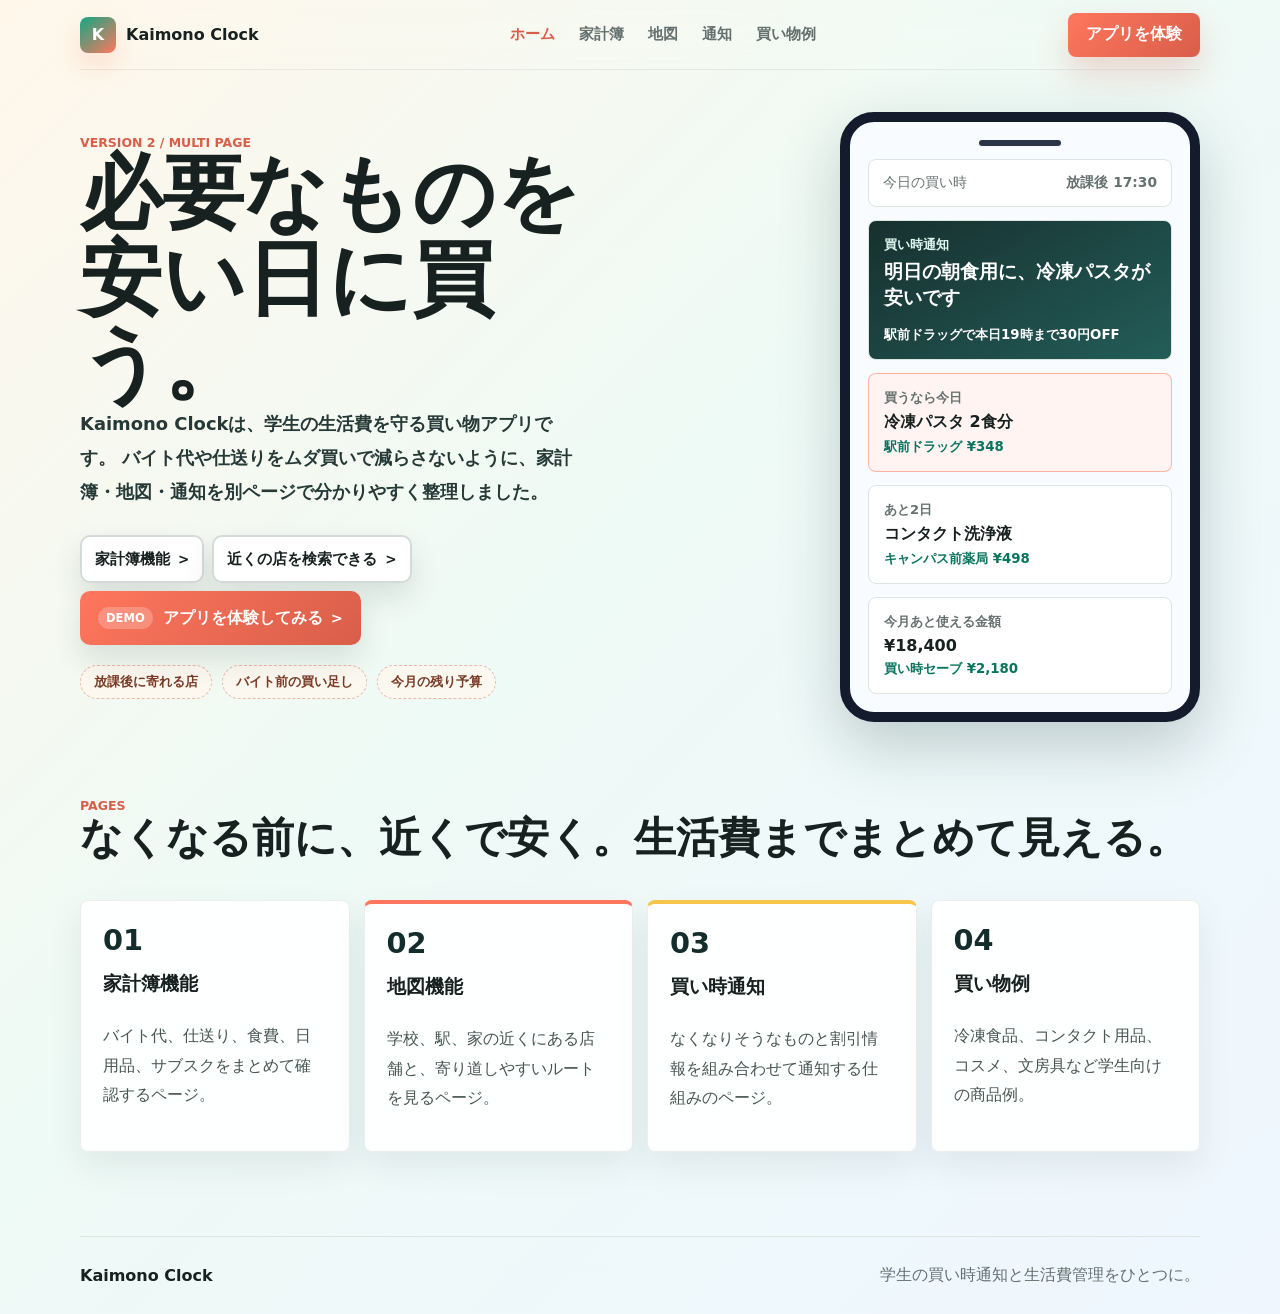
<file: index.html>
<!doctype html>
<html lang="ja">
  <head>
    <meta charset="utf-8" />
    <meta name="viewport" content="width=device-width, initial-scale=1" />
    <title>Kaimono Clock | Version 2</title>
    <meta http-equiv="refresh" content="0; url=./index_ver2.html" />
    <link rel="canonical" href="./index_ver2.html" />
  </head>
  <body>
    <p><a href="./index_ver2.html">Kaimono Clock Version 2を開く</a></p>
  </body>
</html>
</file>
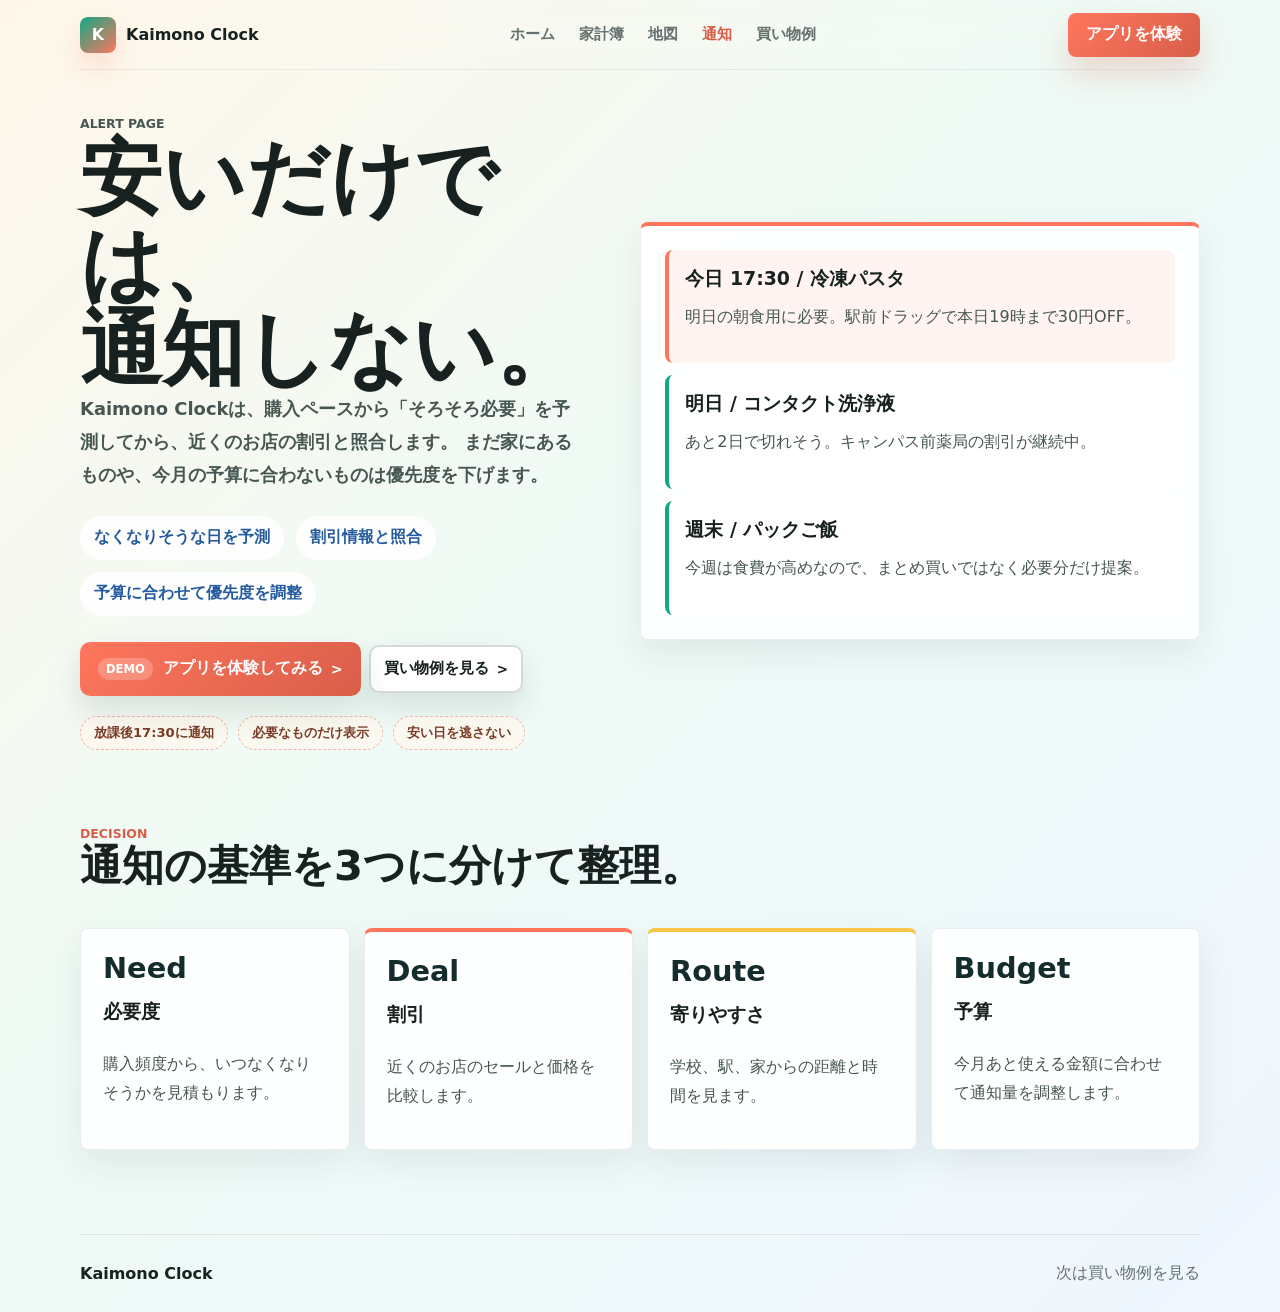
<file: alerts.html>
<!doctype html>
<html lang="ja">
  <head>
    <meta charset="utf-8" />
    <meta name="viewport" content="width=device-width, initial-scale=1" />
    <title>買い時通知 | Kaimono Clock</title>
    <meta name="description" content="購入頻度と割引情報を照合し、必要なものだけを安く買えるタイミングで通知する機能。" />
    <link rel="stylesheet" href="./styles_ver2.css" />
  </head>
  <body>
    <header class="site-header">
      <a class="brand" href="./index_ver2.html" aria-label="Kaimono Clock トップへ">
        <span class="brand-mark">K</span>
        <span>Kaimono Clock</span>
      </a>
      <nav class="nav-links" aria-label="主要ナビゲーション">
        <a href="./index_ver2.html">ホーム</a>
        <a href="./budget.html">家計簿</a>
        <a href="./map.html">地図</a>
        <a aria-current="page" href="./alerts.html">通知</a>
        <a href="./items.html">買い物例</a>
      </nav>
      <a class="header-cta app-cta" href="./app.html">アプリを体験</a>
    </header>

    <main class="page-shell">
      <section class="split-section">
        <div>
          <p class="eyebrow">Alert page</p>
          <h1>
            <span>安いだけでは、</span>
            <span>通知しない。</span>
          </h1>
          <p class="lead">
            Kaimono Clockは、購入ペースから「そろそろ必要」を予測してから、近くのお店の割引と照合します。
            まだ家にあるものや、今月の予算に合わないものは優先度を下げます。
          </p>
          <ul class="feature-list" aria-label="通知機能の特徴">
            <li>なくなりそうな日を予測</li>
            <li>割引情報と照合</li>
            <li>予算に合わせて優先度を調整</li>
          </ul>
          <div class="hero-actions">
            <a class="primary-btn app-cta" href="./app.html">アプリを体験してみる</a>
            <a class="secondary-btn" href="./items.html">買い物例を見る</a>
          </div>
          <div class="student-context" aria-label="学生生活で使う場面">
            <span>放課後17:30に通知</span>
            <span>必要なものだけ表示</span>
            <span>安い日を逃さない</span>
          </div>
        </div>

        <div class="panel">
          <div class="alert-list">
            <article class="alert-item urgent">
              <h3>今日 17:30 / 冷凍パスタ</h3>
              <p>明日の朝食用に必要。駅前ドラッグで本日19時まで30円OFF。</p>
            </article>
            <article class="alert-item">
              <h3>明日 / コンタクト洗浄液</h3>
              <p>あと2日で切れそう。キャンパス前薬局の割引が継続中。</p>
            </article>
            <article class="alert-item">
              <h3>週末 / パックご飯</h3>
              <p>今週は食費が高めなので、まとめ買いではなく必要分だけ提案。</p>
            </article>
          </div>
        </div>
      </section>

      <section class="section">
        <p class="section-kicker">Decision</p>
        <h2>通知の基準を3つに分けて整理。</h2>
        <div class="page-grid">
          <article class="page-card">
            <strong>Need</strong>
            <h3>必要度</h3>
            <p>購入頻度から、いつなくなりそうかを見積もります。</p>
          </article>
          <article class="page-card">
            <strong>Deal</strong>
            <h3>割引</h3>
            <p>近くのお店のセールと価格を比較します。</p>
          </article>
          <article class="page-card">
            <strong>Route</strong>
            <h3>寄りやすさ</h3>
            <p>学校、駅、家からの距離と時間を見ます。</p>
          </article>
          <article class="page-card">
            <strong>Budget</strong>
            <h3>予算</h3>
            <p>今月あと使える金額に合わせて通知量を調整します。</p>
          </article>
        </div>
      </section>
    </main>

    <footer class="site-footer">
      <span>Kaimono Clock</span>
      <span><a href="./items.html">次は買い物例を見る</a></span>
    </footer>
  </body>
</html>
</file>
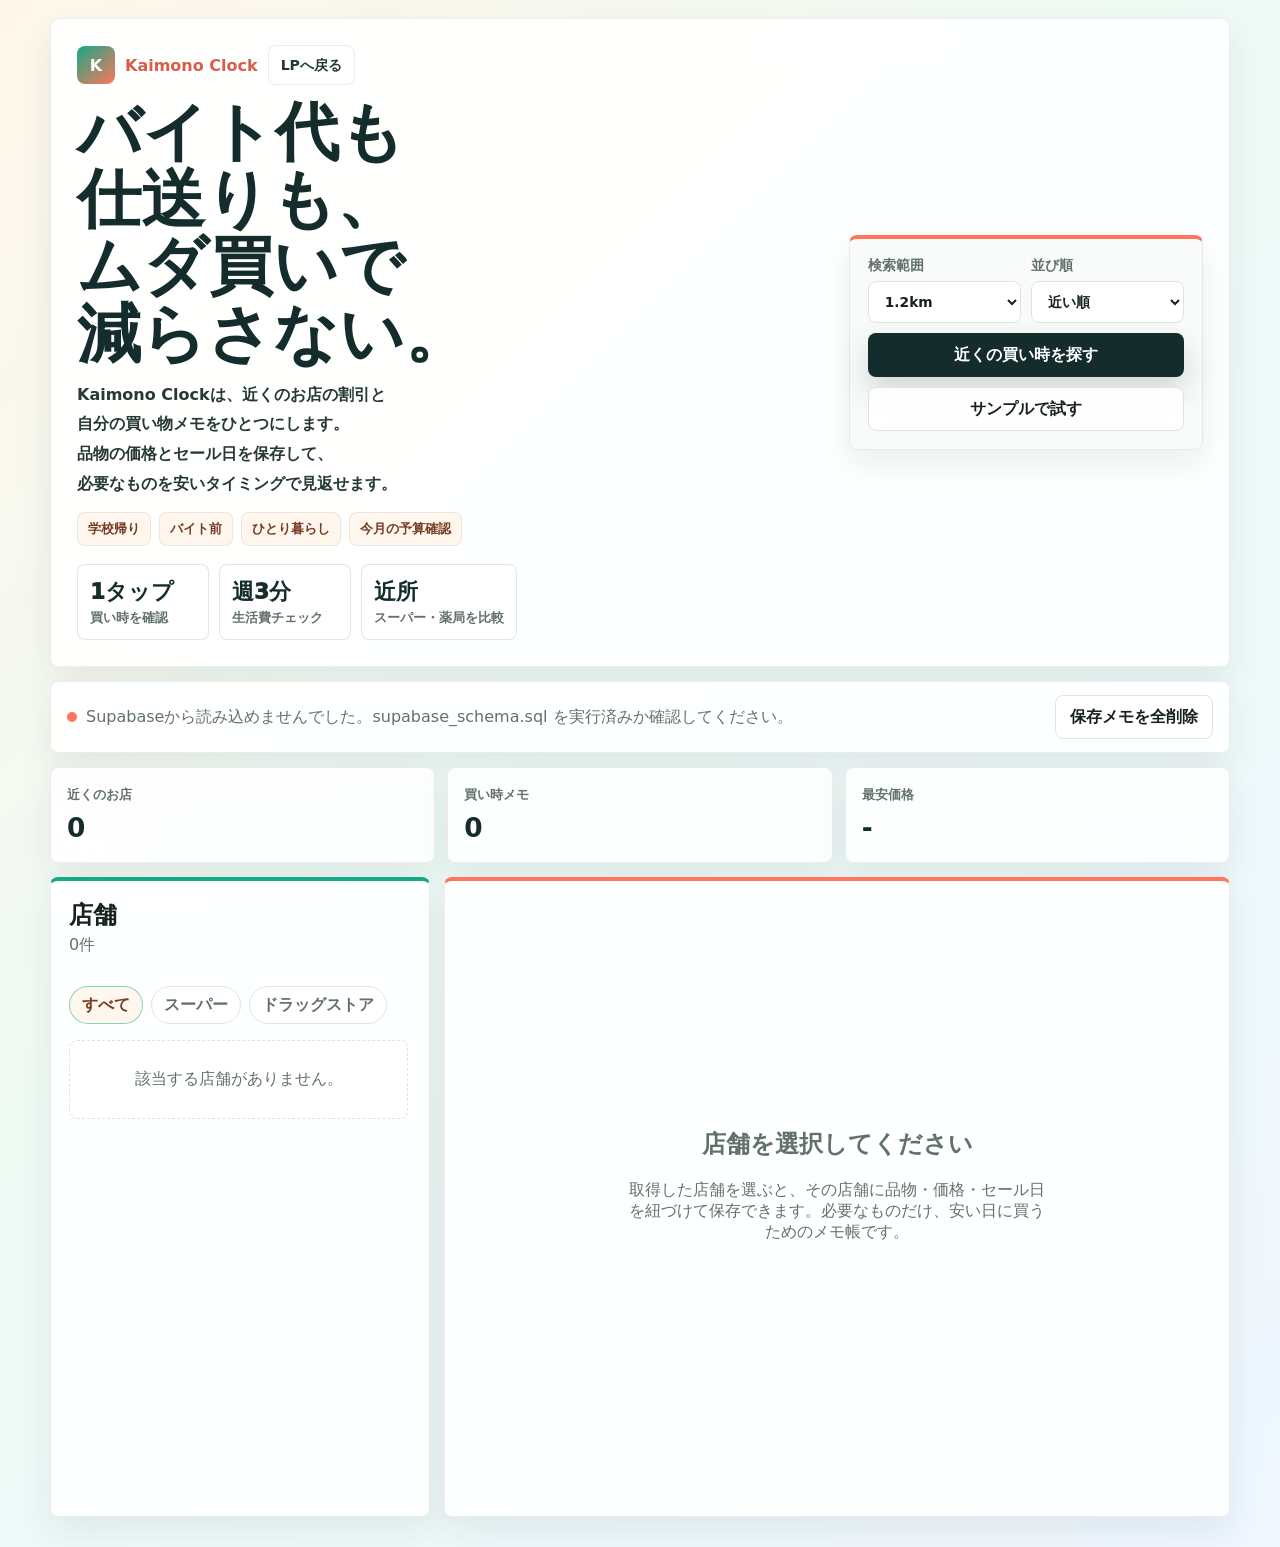
<file: app.html>
<!doctype html>
<html lang="ja">
  <head>
    <meta charset="utf-8" />
    <meta name="viewport" content="width=device-width, initial-scale=1" />
    <title>Kaimono Clock | 学生のための買い時メモアプリ</title>
    <meta
      name="description"
      content="バイト代や仕送りをムダ買いで減らさない。現在地の近くにあるスーパーとドラッグストアを取得し、店舗ごとに品物の価格とセール日を保存できる学生向けアプリ。"
    />
    <style>
      :root {
        color-scheme: light;
        --ink: #17211f;
        --muted: #63716e;
        --paper: #f6faf7;
        --surface: #ffffff;
        --surface-soft: #f9fbfa;
        --line: #dce6e1;
        --mint: #16a985;
        --mint-dark: #08755f;
        --sky: #2c7be5;
        --coral: #ff765d;
        --lemon: #f4c542;
        --navy: #17213c;
        --shadow: 0 18px 46px rgba(23, 33, 60, 0.12);
        font-family: "Segoe UI", "Noto Sans JP", system-ui, sans-serif;
      }

      * {
        box-sizing: border-box;
      }

      body {
        margin: 0;
        min-height: 100vh;
        color: var(--ink);
        background:
          linear-gradient(180deg, rgba(248, 251, 247, 0.8), rgba(248, 251, 247, 0.97)),
          url("https://images.unsplash.com/photo-1524995997946-a1c2e315a42f?auto=format&fit=crop&w=2000&q=78") center /
            cover fixed;
        overflow-x: hidden;
      }

      button,
      input,
      select,
      textarea {
        font: inherit;
      }

      button {
        cursor: pointer;
      }

      .app {
        width: min(1180px, calc(100% - 28px));
        margin: 0 auto;
        padding: 22px 0 30px;
      }

      .hero,
      .status,
      .stores,
      .workspace,
      .metric-card,
      .note-card {
        border: 1px solid rgba(220, 230, 225, 0.9);
        border-radius: 8px;
        background: rgba(255, 255, 255, 0.9);
        box-shadow: var(--shadow);
        backdrop-filter: blur(16px);
      }

      .hero {
        min-height: 214px;
        display: grid;
        grid-template-columns: minmax(0, 1fr) auto;
        gap: 24px;
        align-items: end;
        padding: 26px;
      }

      .hero > div {
        min-width: 0;
      }

      .brand {
        display: inline-flex;
        align-items: center;
        gap: 10px;
        color: var(--mint-dark);
        font-weight: 900;
      }

      .brand-mark {
        width: 38px;
        height: 38px;
        display: grid;
        place-items: center;
        border-radius: 8px;
        color: #fff;
        background: linear-gradient(140deg, var(--mint), var(--sky));
      }

      h1,
      h2,
      h3,
      p {
        margin-top: 0;
      }

      h1 {
        max-width: 760px;
        margin: 14px 0 12px;
        font-size: clamp(2rem, 5vw, 4.4rem);
        line-height: 1.05;
        letter-spacing: 0;
        overflow-wrap: anywhere;
      }

      h1 span {
        display: block;
      }

      .lead {
        max-width: 720px;
        margin-bottom: 0;
        color: #34443f;
        line-height: 1.85;
        overflow-wrap: anywhere;
      }

      .lead span {
        display: block;
      }

      .proof-list {
        display: flex;
        align-items: stretch;
        gap: 10px;
        margin: 18px 0 0;
        padding: 0;
      }

      .proof-list div {
        min-width: 132px;
        padding: 12px;
        border: 1px solid rgba(220, 230, 225, 0.9);
        border-radius: 8px;
        background: rgba(255, 255, 255, 0.76);
      }

      .proof-list dt {
        color: var(--mint-dark);
        font-size: 1.35rem;
        font-weight: 950;
      }

      .proof-list dd {
        margin: 3px 0 0;
        color: var(--muted);
        font-size: 0.82rem;
        font-weight: 850;
      }

      .hero-controls {
        min-width: min(100%, 360px);
        display: grid;
        gap: 10px;
      }

      .control-row {
        display: grid;
        grid-template-columns: 1fr 1fr;
        gap: 10px;
      }

      label {
        display: grid;
        gap: 6px;
        color: var(--muted);
        font-size: 0.86rem;
        font-weight: 800;
      }

      select,
      input,
      textarea {
        width: 100%;
        min-height: 42px;
        border: 1px solid var(--line);
        border-radius: 8px;
        background: var(--surface);
        color: var(--ink);
        padding: 0 12px;
        outline: none;
      }

      textarea {
        min-height: 80px;
        padding-top: 10px;
        resize: vertical;
      }

      select:focus,
      input:focus,
      textarea:focus {
        border-color: var(--mint);
        box-shadow: 0 0 0 3px rgba(22, 169, 133, 0.14);
      }

      .btn {
        min-height: 44px;
        border: 1px solid transparent;
        border-radius: 8px;
        padding: 0 14px;
        font-weight: 900;
      }

      .btn-primary {
        color: #fff;
        background: var(--mint-dark);
      }

      .btn-primary:hover {
        background: #075f50;
      }

      .btn-ghost {
        color: var(--ink);
        background: rgba(255, 255, 255, 0.86);
        border-color: var(--line);
      }

      .status {
        min-height: 58px;
        display: flex;
        align-items: center;
        justify-content: space-between;
        gap: 16px;
        margin: 14px 0;
        padding: 13px 16px;
        color: var(--muted);
      }

      .status-message {
        display: flex;
        align-items: center;
        gap: 9px;
      }

      .dot {
        width: 10px;
        height: 10px;
        flex: 0 0 10px;
        border-radius: 50%;
        background: #98a29f;
      }

      .dot.loading {
        background: var(--lemon);
      }

      .dot.ready {
        background: var(--mint);
      }

      .dot.error {
        background: var(--coral);
      }

      .summary-grid {
        display: grid;
        grid-template-columns: repeat(3, minmax(0, 1fr));
        gap: 12px;
        margin-bottom: 14px;
      }

      .metric-card {
        min-height: 96px;
        padding: 16px;
      }

      .metric-card span {
        color: var(--muted);
        font-size: 0.84rem;
        font-weight: 850;
      }

      .metric-card strong {
        display: block;
        margin-top: 8px;
        color: var(--mint-dark);
        font-size: 1.65rem;
      }

      .main-grid {
        display: grid;
        grid-template-columns: minmax(290px, 380px) 1fr;
        gap: 14px;
      }

      .stores,
      .workspace {
        min-height: 640px;
      }

      .stores {
        padding: 18px;
      }

      .panel-head,
      .detail-head,
      .note-head {
        display: flex;
        align-items: flex-start;
        justify-content: space-between;
        gap: 14px;
      }

      .panel-head h2,
      .detail-head h2 {
        margin-bottom: 4px;
      }

      .filter-row {
        display: flex;
        gap: 8px;
        margin: 14px 0;
        overflow-x: auto;
        padding-bottom: 2px;
      }

      .chip {
        min-height: 38px;
        border: 1px solid var(--line);
        border-radius: 999px;
        background: var(--surface-soft);
        color: var(--muted);
        padding: 0 12px;
        font-weight: 900;
        white-space: nowrap;
      }

      .chip.active {
        color: var(--mint-dark);
        border-color: rgba(22, 169, 133, 0.5);
        background: #e5f8f2;
      }

      .store-list {
        display: grid;
        gap: 10px;
        max-height: 532px;
        overflow: auto;
        padding-right: 3px;
      }

      .store-card {
        width: 100%;
        border: 1px solid var(--line);
        border-radius: 8px;
        background: var(--surface);
        padding: 13px;
        text-align: left;
      }

      .store-card:hover,
      .store-card.active {
        border-color: var(--mint);
        box-shadow: 0 10px 22px rgba(22, 169, 133, 0.13);
      }

      .store-card strong {
        display: block;
        margin: 8px 0 4px;
        font-size: 1.02rem;
      }

      .store-card small,
      .muted {
        color: var(--muted);
      }

      .type-pill {
        display: inline-flex;
        align-items: center;
        min-height: 26px;
        border-radius: 999px;
        padding: 0 10px;
        color: var(--mint-dark);
        background: #e5f8f2;
        font-size: 0.78rem;
        font-weight: 900;
      }

      .type-pill.drugstore {
        color: #245b9e;
        background: #eaf3ff;
      }

      .workspace {
        padding: 22px;
      }

      .empty {
        min-height: 580px;
        display: grid;
        place-items: center;
        color: var(--muted);
        text-align: center;
      }

      .empty div {
        max-width: 430px;
      }

      .hidden {
        display: none;
      }

      .detail-head {
        padding-bottom: 18px;
        border-bottom: 1px solid var(--line);
      }

      .detail-head h2 {
        font-size: clamp(1.55rem, 3vw, 2.4rem);
        letter-spacing: 0;
      }

      .item-form {
        display: grid;
        grid-template-columns: minmax(170px, 1.1fr) 122px minmax(260px, 1.25fr) minmax(170px, 1fr) auto;
        gap: 10px;
        align-items: end;
        margin: 18px 0;
        padding: 16px;
        border: 1px solid var(--line);
        border-radius: 8px;
        background: var(--surface-soft);
      }

      .sale-field {
        min-width: 0;
        display: grid;
        gap: 6px;
        margin: 0;
        padding: 0;
        border: 0;
      }

      .sale-field legend {
        color: var(--muted);
        font-size: 0.84rem;
        font-weight: 800;
        padding: 0;
      }

      .sale-options {
        display: grid;
        grid-template-columns: 1fr;
        gap: 8px;
      }

      .schedule-label {
        display: grid;
        gap: 5px;
      }

      .schedule-label span {
        color: var(--muted);
        font-size: 0.76rem;
        font-weight: 850;
      }

      .schedule-field.hidden {
        display: none;
      }

      .schedule-label.hidden {
        display: none;
      }

      .notes {
        display: grid;
        gap: 10px;
      }

      .note-card {
        padding: 14px;
        box-shadow: none;
      }

      .note-head h3 {
        margin-bottom: 5px;
      }

      .price {
        color: var(--coral);
        font-size: 1.35rem;
        font-weight: 950;
        white-space: nowrap;
      }

      .note-meta {
        display: flex;
        flex-wrap: wrap;
        gap: 8px;
        margin-top: 10px;
      }

      .note-meta span {
        min-height: 30px;
        display: inline-flex;
        align-items: center;
        border-radius: 999px;
        background: #fff5d7;
        color: #8b650d;
        padding: 0 10px;
        font-size: 0.84rem;
        font-weight: 850;
      }

      .delete-btn {
        min-height: 34px;
        border: 1px solid #ffd6cc;
        border-radius: 8px;
        background: #fff4f1;
        color: #b7442d;
        font-weight: 900;
      }

      .blank-row {
        padding: 28px;
        border: 1px dashed var(--line);
        border-radius: 8px;
        color: var(--muted);
        text-align: center;
        background: rgba(255, 255, 255, 0.65);
      }

      @media (max-width: 980px) {
        .hero,
        .main-grid {
          grid-template-columns: 1fr;
        }

        .summary-grid {
          grid-template-columns: repeat(3, minmax(0, 1fr));
        }

        .stores,
        .workspace {
          min-height: auto;
        }

        .store-list {
          max-height: 360px;
        }

        .item-form {
          grid-template-columns: 1fr 1fr;
        }

        .item-form button {
          grid-column: 1 / -1;
        }
      }

      @media (max-width: 640px) {
        .app {
          width: min(100% - 18px, 1180px);
          padding-top: 9px;
        }

        .hero,
        .stores,
        .workspace {
          padding: 14px;
        }

        .control-row,
        .summary-grid,
        .item-form {
          grid-template-columns: 1fr;
        }

        .status,
        .panel-head,
        .detail-head {
          align-items: stretch;
          flex-direction: column;
        }

        .summary-grid {
          gap: 8px;
        }

        h1 {
          font-size: 1.74rem;
          line-height: 1.18;
          max-width: calc(100vw - 74px);
          word-break: break-all;
        }

        .lead {
          max-width: calc(100vw - 74px);
          font-size: 0.96rem;
        }

        .hero-controls {
          max-width: calc(100vw - 46px);
        }

        .proof-list {
          display: grid;
          grid-template-columns: 1fr;
        }
      }
      .back-link {
        min-height: 40px;
        display: inline-flex;
        align-items: center;
        justify-content: center;
        border: 1px solid rgba(23, 33, 60, 0.08);
        border-radius: 8px;
        background: rgba(255, 255, 255, 0.9);
        color: #243834;
        padding: 0 12px;
        font-size: 0.88rem;
        font-weight: 900;
        text-decoration: none;
      }

      .student-modes {
        display: flex;
        flex-wrap: wrap;
        gap: 8px;
        margin-top: 14px;
      }

      .student-modes span {
        min-height: 34px;
        display: inline-flex;
        align-items: center;
        border: 1px solid rgba(23, 33, 60, 0.08);
        border-radius: 8px;
        background: #fff7ed;
        color: #753b25;
        padding: 0 10px;
        font-size: 0.82rem;
        font-weight: 900;
      }

      body {
        background:
          linear-gradient(135deg, rgba(255, 246, 232, 0.9) 0%, rgba(237, 250, 245, 0.92) 44%, rgba(238, 246, 255, 0.94) 100%),
          url("https://images.unsplash.com/photo-1517245386807-bb43f82c33c4?auto=format&fit=crop&w=2200&q=78") center / cover fixed;
      }

      .app {
        padding-top: 18px;
      }

      .hero,
      .status,
      .stores,
      .workspace,
      .metric-card,
      .note-card {
        border-color: rgba(23, 33, 60, 0.08);
        background: rgba(255, 255, 255, 0.93);
        box-shadow: 0 14px 34px rgba(20, 44, 44, 0.08);
      }

      .hero {
        position: relative;
        overflow: hidden;
        align-items: center;
        grid-template-columns: minmax(0, 0.95fr) minmax(310px, 0.45fr);
      }

      .hero-controls {
        align-self: center;
        padding: 18px;
        border: 1px solid rgba(23, 33, 60, 0.08);
        border-top: 4px solid var(--coral);
        border-radius: 8px;
        background: rgba(249, 251, 250, 0.94);
        box-shadow: 0 14px 34px rgba(20, 44, 44, 0.08);
      }

      .brand {
        color: #d85e49;
      }

      .brand-mark {
        background: linear-gradient(140deg, var(--mint), var(--coral));
      }

      h1 {
        color: #142c2c;
      }

      .lead {
        color: #263936;
        font-weight: 700;
      }

      .proof-list div,
      .metric-card {
        background: rgba(255, 255, 255, 0.86);
      }

      .proof-list dt,
      .metric-card strong {
        color: #142c2c;
      }

      .btn-primary {
        background: #142c2c;
        box-shadow: 0 14px 30px rgba(20, 44, 44, 0.18);
      }

      .btn-primary:hover {
        background: #0f2424;
      }

      .btn-ghost,
      .chip {
        background: rgba(255, 255, 255, 0.92);
      }

      .chip.active,
      .type-pill {
        background: #fff7ed;
        color: #753b25;
      }

      .stores,
      .workspace {
        border-top: 4px solid var(--mint);
      }

      .workspace {
        border-top-color: var(--coral);
      }

      @media (max-width: 980px) {
        .hero {
          grid-template-columns: 1fr;
        }
      }

      @media (max-width: 640px) {
        .student-modes {
          display: grid;
          grid-template-columns: repeat(2, minmax(0, 1fr));
        }

        .student-modes span {
          justify-content: center;
          text-align: center;
          white-space: normal;
        }
      }
    </style>
  </head>
  <body>
    <main class="app">
      <section class="hero" aria-label="Kaimono Clock">
        <div>
          <div class="brand">
            <span class="brand-mark">K</span>
            <span>Kaimono Clock</span>
            <a class="back-link" href="./index_ver2.html">LPへ戻る</a>
          </div>
          <h1>
            <span>バイト代も</span>
            <span>仕送りも、</span>
            <span>ムダ買いで</span>
            <span>減らさない。</span>
          </h1>
          <p class="lead">
            <span>Kaimono Clockは、近くのお店の割引と</span>
            <span>自分の買い物メモをひとつにします。</span>
            <span>品物の価格とセール日を保存して、</span>
            <span>必要なものを安いタイミングで見返せます。</span>
          </p>
          <div class="student-modes" aria-label="学生生活で使う場面">
            <span>学校帰り</span>
            <span>バイト前</span>
            <span>ひとり暮らし</span>
            <span>今月の予算確認</span>
          </div>
          <dl class="proof-list" aria-label="主なメリット">
            <div>
              <dt>1タップ</dt>
              <dd>買い時を確認</dd>
            </div>
            <div>
              <dt>週3分</dt>
              <dd>生活費チェック</dd>
            </div>
            <div>
              <dt>近所</dt>
              <dd>スーパー・薬局を比較</dd>
            </div>
          </dl>
        </div>
        <div class="hero-controls">
          <div class="control-row">
            <label>
              検索範囲
              <select id="radiusSelect">
                <option value="800">800m</option>
                <option value="1200" selected>1.2km</option>
                <option value="2000">2km</option>
                <option value="3000">3km</option>
              </select>
            </label>
            <label>
              並び順
              <select id="sortSelect">
                <option value="distance" selected>近い順</option>
                <option value="name">名前順</option>
                <option value="notes">メモが多い順</option>
              </select>
            </label>
          </div>
          <button id="locateBtn" class="btn btn-primary" type="button">近くの買い時を探す</button>
          <button id="sampleBtn" class="btn btn-ghost" type="button">サンプルで試す</button>
        </div>
      </section>

      <section class="status" aria-live="polite">
        <div class="status-message">
          <span id="statusDot" class="dot"></span>
          <span id="statusText">位置情報を許可すると、近くのスーパーとドラッグストアから買い時候補を探します。</span>
        </div>
        <button id="clearAllBtn" class="btn btn-ghost" type="button">保存メモを全削除</button>
      </section>

      <section class="summary-grid" aria-label="概要">
        <div class="metric-card">
          <span>近くのお店</span>
          <strong id="metricStores">0</strong>
        </div>
        <div class="metric-card">
          <span>買い時メモ</span>
          <strong id="metricNotes">0</strong>
        </div>
        <div class="metric-card">
          <span>最安価格</span>
          <strong id="metricLowest">-</strong>
        </div>
      </section>

      <section class="main-grid">
        <aside class="stores" aria-label="店舗一覧">
          <div class="panel-head">
            <div>
              <h2>店舗</h2>
              <p id="storeCount" class="muted">0件</p>
            </div>
          </div>
          <div class="filter-row" role="tablist" aria-label="店舗種別">
            <button class="chip active" type="button" data-filter="all">すべて</button>
            <button class="chip" type="button" data-filter="supermarket">スーパー</button>
            <button class="chip" type="button" data-filter="drugstore">ドラッグストア</button>
          </div>
          <div id="storeList" class="store-list"></div>
        </aside>

        <section class="workspace" aria-label="店舗別価格メモ">
          <div id="emptyState" class="empty">
            <div>
              <h2>店舗を選択してください</h2>
              <p>取得した店舗を選ぶと、その店舗に品物・価格・セール日を紐づけて保存できます。必要なものだけ、安い日に買うためのメモ帳です。</p>
            </div>
          </div>

          <div id="detailView" class="hidden">
            <div class="detail-head">
              <div>
                <span id="detailType" class="type-pill"></span>
                <h2 id="detailName"></h2>
                <p id="detailMeta" class="muted"></p>
              </div>
              <button id="mapBtn" class="btn btn-ghost" type="button">地図で開く</button>
            </div>

            <form id="itemForm" class="item-form">
              <label>
                品物
                <input id="itemName" type="text" placeholder="例: 牛乳 1L" required />
              </label>
              <label>
                価格
                <input id="itemPrice" type="number" min="0" step="1" placeholder="198" required />
              </label>
              <fieldset class="sale-field">
                <legend>セール設定</legend>
                <div class="sale-options">
                  <label class="schedule-label" for="saleMode">
                    <span>周期</span>
                    <select id="saleMode">
                      <option value="once">単発</option>
                      <option value="weekly">毎週</option>
                      <option value="monthly">毎月</option>
                    </select>
                  </label>
                  <label id="saleDateWrap" class="schedule-label" for="saleDate">
                    <span>日付</span>
                    <input id="saleDate" class="schedule-field" type="date" required />
                  </label>
                  <label id="saleWeekdayWrap" class="schedule-label hidden" for="saleWeekday">
                    <span>曜日</span>
                    <select id="saleWeekday" class="schedule-field">
                      <option value="0">日曜日</option>
                      <option value="1">月曜日</option>
                      <option value="2">火曜日</option>
                      <option value="3">水曜日</option>
                      <option value="4">木曜日</option>
                      <option value="5">金曜日</option>
                      <option value="6">土曜日</option>
                    </select>
                  </label>
                  <label id="saleMonthDayWrap" class="schedule-label hidden" for="saleMonthDay">
                    <span>日にち</span>
                    <input id="saleMonthDay" class="schedule-field" type="number" min="1" max="31" step="1" placeholder="例: 15" />
                  </label>
                </div>
              </fieldset>
              <label>
                メモ
                <input id="itemNote" type="text" placeholder="例: アプリ会員限定" />
              </label>
              <button class="btn btn-primary" type="submit">追加</button>
            </form>

            <div id="notes" class="notes"></div>
          </div>
        </section>
      </section>
    </main>

    <script>
      const SUPABASE_URL = "https://wnxphjricowzxbkwnmjx.supabase.co";
      const SUPABASE_ANON_KEY =
        "eyJhbGciOiJIUzI1NiIsInR5cCI6IkpXVCJ9.eyJpc3MiOiJzdXBhYmFzZSIsInJlZiI6IndueHBoanJpY293enhia3dubWp4Iiwicm9sZSI6ImFub24iLCJpYXQiOjE3ODE5MDk5ODMsImV4cCI6MjA5NzQ4NTk4M30.p6lu6gNpdkTg0Nvnxj05m2tHbYeihYP7jFPdIEWfSxo";
      const SUPABASE_TABLE = "store_discounts";

      const state = {
        stores: [],
        selectedStoreId: "",
        filter: "all",
        userPosition: null,
        notes: {},
      };

      const sampleStores = [
        {
          id: "sample-supermarket-1",
          name: "駅前サンプルスーパー",
          type: "supermarket",
          lat: 35.681236,
          lon: 139.767125,
          distance: 180,
          address: "駅前通り 1-2-3",
        },
        {
          id: "sample-drugstore-1",
          name: "サンプルドラッグ中央店",
          type: "drugstore",
          lat: 35.6821,
          lon: 139.7654,
          distance: 360,
          address: "中央町 4-5",
        },
        {
          id: "sample-supermarket-2",
          name: "青葉マーケット",
          type: "supermarket",
          lat: 35.6798,
          lon: 139.7649,
          distance: 620,
          address: "青葉町 2-8",
        },
      ];

      const elements = {
        radiusSelect: document.querySelector("#radiusSelect"),
        sortSelect: document.querySelector("#sortSelect"),
        locateBtn: document.querySelector("#locateBtn"),
        sampleBtn: document.querySelector("#sampleBtn"),
        clearAllBtn: document.querySelector("#clearAllBtn"),
        statusDot: document.querySelector("#statusDot"),
        statusText: document.querySelector("#statusText"),
        metricStores: document.querySelector("#metricStores"),
        metricNotes: document.querySelector("#metricNotes"),
        metricLowest: document.querySelector("#metricLowest"),
        storeCount: document.querySelector("#storeCount"),
        storeList: document.querySelector("#storeList"),
        chips: document.querySelectorAll(".chip"),
        emptyState: document.querySelector("#emptyState"),
        detailView: document.querySelector("#detailView"),
        detailType: document.querySelector("#detailType"),
        detailName: document.querySelector("#detailName"),
        detailMeta: document.querySelector("#detailMeta"),
        mapBtn: document.querySelector("#mapBtn"),
        itemForm: document.querySelector("#itemForm"),
        itemName: document.querySelector("#itemName"),
        itemPrice: document.querySelector("#itemPrice"),
        saleMode: document.querySelector("#saleMode"),
        saleDateWrap: document.querySelector("#saleDateWrap"),
        saleDate: document.querySelector("#saleDate"),
        saleWeekdayWrap: document.querySelector("#saleWeekdayWrap"),
        saleWeekday: document.querySelector("#saleWeekday"),
        saleMonthDayWrap: document.querySelector("#saleMonthDayWrap"),
        saleMonthDay: document.querySelector("#saleMonthDay"),
        itemNote: document.querySelector("#itemNote"),
        notes: document.querySelector("#notes"),
      };

      function setStatus(mode, message) {
        elements.statusDot.className = `dot ${mode}`;
        elements.statusText.textContent = message;
      }

      function loadNotes() {
        return state.notes;
      }

      function supabaseHeaders(extra = {}) {
        return {
          apikey: SUPABASE_ANON_KEY,
          Authorization: `Bearer ${SUPABASE_ANON_KEY}`,
          "Content-Type": "application/json",
          ...extra,
        };
      }

      async function supabaseRequest(path, options = {}) {
        const response = await fetch(`${SUPABASE_URL}/rest/v1/${path}`, {
          ...options,
          headers: supabaseHeaders(options.headers || {}),
        });
        if (!response.ok) {
          const message = await response.text();
          throw new Error(message || `Supabase request failed: ${response.status}`);
        }
        if (response.status === 204) return null;
        return response.json();
      }

      function rowToNote(row) {
        return {
          id: row.id,
          storeName: row.store_name,
          storeType: row.store_type,
          name: row.item_name,
          price: Number(row.price),
          saleMode: row.sale_mode || "once",
          saleDate: row.sale_date || "",
          saleWeekday: row.sale_weekday == null ? "0" : String(row.sale_weekday),
          saleMonthDay: row.sale_month_day == null ? "" : String(row.sale_month_day),
          note: row.note || "",
          createdAt: row.created_at ? new Date(row.created_at).toLocaleDateString("ja-JP") : "",
        };
      }

      function noteToRow(storeId, note) {
        return {
          id: note.id,
          store_id: storeId,
          store_name: note.storeName,
          store_type: note.storeType,
          item_name: note.name,
          price: note.price,
          sale_mode: note.saleMode || "once",
          sale_date: note.saleMode === "once" && note.saleDate ? note.saleDate : null,
          sale_weekday: note.saleMode === "weekly" ? Number(note.saleWeekday) : null,
          sale_month_day: note.saleMode === "monthly" ? Number(note.saleMonthDay) : null,
          note: note.note || null,
        };
      }

      function groupRows(rows) {
        return rows.reduce((grouped, row) => {
          grouped[row.store_id] = grouped[row.store_id] || [];
          grouped[row.store_id].push(rowToNote(row));
          return grouped;
        }, {});
      }

      function flattenNotes(notes) {
        return Object.entries(notes).flatMap(([storeId, items]) => items.map((item) => noteToRow(storeId, item)));
      }

      async function loadNotesFromSupabase() {
        const rows = await supabaseRequest(`${SUPABASE_TABLE}?select=*&order=created_at.desc`);
        state.notes = groupRows(rows || []);
        setStatus("ready", "Supabaseから保存済みの割引情報を読み込みました。");
      }

      async function migrateLocalBackupIfEmpty() {
        if (Object.values(state.notes).flat().length) return;
        try {
          const response = await fetch("./discounts.json", { cache: "no-store" });
          if (!response.ok) return;
          const backup = await response.json();
          const rows = flattenNotes(backup);
          if (!rows.length) return;
          await supabaseRequest(SUPABASE_TABLE, {
            method: "POST",
            headers: { Prefer: "return=minimal" },
            body: JSON.stringify(rows),
          });
          state.notes = backup;
          setStatus("ready", "ローカルJSONの既存データをSupabaseへ移行しました。");
        } catch {
          setStatus("error", "Supabaseへの初回移行に失敗しました。テーブル作成SQLを確認してください。");
        }
      }

      async function insertNoteToSupabase(storeId, note) {
        await supabaseRequest(SUPABASE_TABLE, {
          method: "POST",
          headers: { Prefer: "return=minimal" },
          body: JSON.stringify(noteToRow(storeId, note)),
        });
      }

      async function deleteNoteFromSupabase(noteId) {
        await supabaseRequest(`${SUPABASE_TABLE}?id=eq.${encodeURIComponent(noteId)}`, {
          method: "DELETE",
          headers: { Prefer: "return=minimal" },
        });
      }

      async function clearNotesFromSupabase() {
        await supabaseRequest(`${SUPABASE_TABLE}?id=not.is.null`, {
          method: "DELETE",
          headers: { Prefer: "return=minimal" },
        });
      }

      function notesFor(storeId) {
        return loadNotes()[storeId] || [];
      }

      function typeLabel(type) {
        return type === "drugstore" ? "ドラッグストア" : "スーパー";
      }

      function formatDistance(value) {
        if (!Number.isFinite(value)) return "距離不明";
        return value >= 1000 ? `${(value / 1000).toFixed(1)}km` : `${Math.round(value)}m`;
      }

      function describeSaleSchedule(note) {
        const weekdays = ["日曜日", "月曜日", "火曜日", "水曜日", "木曜日", "金曜日", "土曜日"];
        if (note.saleMode === "weekly") {
          return `毎週${weekdays[Number(note.saleWeekday)] || "曜日未設定"}`;
        }
        if (note.saleMode === "monthly") {
          return `毎月${note.saleMonthDay || "未設定"}日`;
        }
        return note.saleDate || "未設定";
      }

      function syncScheduleFields() {
        const mode = elements.saleMode.value;
        elements.saleDateWrap.classList.toggle("hidden", mode !== "once");
        elements.saleWeekdayWrap.classList.toggle("hidden", mode !== "weekly");
        elements.saleMonthDayWrap.classList.toggle("hidden", mode !== "monthly");
        elements.saleDate.required = mode === "once";
        elements.saleWeekday.required = mode === "weekly";
        elements.saleMonthDay.required = mode === "monthly";
      }

      function distanceMeters(fromLat, fromLon, toLat, toLon) {
        const earth = 6371000;
        const rad = (deg) => (deg * Math.PI) / 180;
        const dLat = rad(toLat - fromLat);
        const dLon = rad(toLon - fromLon);
        const a =
          Math.sin(dLat / 2) ** 2 +
          Math.cos(rad(fromLat)) * Math.cos(rad(toLat)) * Math.sin(dLon / 2) ** 2;
        return earth * 2 * Math.atan2(Math.sqrt(a), Math.sqrt(1 - a));
      }

      function escapeHtml(value) {
        return String(value)
          .replaceAll("&", "&amp;")
          .replaceAll("<", "&lt;")
          .replaceAll(">", "&gt;")
          .replaceAll('"', "&quot;")
          .replaceAll("'", "&#039;");
      }

      function makeStoreId(element, storeType) {
        return `${storeType}-${element.type}-${element.id}`;
      }

      function normalizeStore(element, lat, lon) {
        const tags = element.tags || {};
        const storeLat = element.lat || element.center?.lat;
        const storeLon = element.lon || element.center?.lon;
        if (!Number.isFinite(storeLat) || !Number.isFinite(storeLon)) return null;

        const storeType = tags.shop === "chemist" || tags.amenity === "pharmacy" ? "drugstore" : "supermarket";
        const address = [tags["addr:city"], tags["addr:neighbourhood"], tags["addr:street"], tags["addr:housenumber"]]
          .filter(Boolean)
          .join(" ");

        return {
          id: makeStoreId(element, storeType),
          name: tags.name || tags.brand || "名称未登録の店舗",
          type: storeType,
          lat: storeLat,
          lon: storeLon,
          distance: distanceMeters(lat, lon, storeLat, storeLon),
          address: address || tags["addr:full"] || "",
        };
      }

      async function fetchNearbyStores(lat, lon, radius) {
        const query = `
          [out:json][timeout:25];
          (
            node["shop"="supermarket"](around:${radius},${lat},${lon});
            way["shop"="supermarket"](around:${radius},${lat},${lon});
            relation["shop"="supermarket"](around:${radius},${lat},${lon});
            node["shop"="chemist"](around:${radius},${lat},${lon});
            way["shop"="chemist"](around:${radius},${lat},${lon});
            relation["shop"="chemist"](around:${radius},${lat},${lon});
            node["amenity"="pharmacy"](around:${radius},${lat},${lon});
            way["amenity"="pharmacy"](around:${radius},${lat},${lon});
            relation["amenity"="pharmacy"](around:${radius},${lat},${lon});
          );
          out center tags;
        `;

        const response = await fetch("https://overpass-api.de/api/interpreter", {
          method: "POST",
          body: new URLSearchParams({ data: query }),
        });

        if (!response.ok) throw new Error("店舗取得APIが応答しませんでした。");

        const data = await response.json();
        const unique = new Map();
        data.elements
          .map((element) => normalizeStore(element, lat, lon))
          .filter(Boolean)
          .forEach((store) => unique.set(store.id, store));

        return [...unique.values()].sort((a, b) => a.distance - b.distance);
      }

      function sortedStores(stores) {
        const sort = elements.sortSelect.value;
        return [...stores].sort((a, b) => {
          if (sort === "name") return a.name.localeCompare(b.name, "ja");
          if (sort === "notes") return notesFor(b.id).length - notesFor(a.id).length;
          return a.distance - b.distance;
        });
      }

      function visibleStores() {
        const filtered = state.stores.filter((store) => state.filter === "all" || store.type === state.filter);
        return sortedStores(filtered);
      }

      function updateMetrics() {
        const notes = Object.values(loadNotes()).flat();
        const prices = notes.map((note) => Number(note.price)).filter(Number.isFinite);
        elements.metricStores.textContent = state.stores.length;
        elements.metricNotes.textContent = notes.length;
        elements.metricLowest.textContent = prices.length ? `¥${Math.min(...prices).toLocaleString("ja-JP")}` : "-";
      }

      function renderStores() {
        const stores = visibleStores();
        elements.storeCount.textContent = `${stores.length}件`;
        elements.storeList.innerHTML = "";

        if (!stores.length) {
          elements.storeList.innerHTML = '<div class="blank-row">該当する店舗がありません。</div>';
          updateMetrics();
          return;
        }

        stores.forEach((store) => {
          const card = document.createElement("button");
          const noteCount = notesFor(store.id).length;
          card.type = "button";
          card.className = `store-card ${store.id === state.selectedStoreId ? "active" : ""}`;
          card.innerHTML = `
            <span class="type-pill ${store.type}">${typeLabel(store.type)}</span>
            <strong>${escapeHtml(store.name)}</strong>
            <small>${formatDistance(store.distance)}${store.address ? ` ・ ${escapeHtml(store.address)}` : ""}</small>
            <small>${noteCount}件の価格メモ</small>
          `;
          card.addEventListener("click", () => {
            state.selectedStoreId = store.id;
            render();
          });
          elements.storeList.appendChild(card);
        });

        updateMetrics();
      }

      function renderDetail() {
        const store = state.stores.find((item) => item.id === state.selectedStoreId);
        if (!store) {
          elements.emptyState.classList.remove("hidden");
          elements.detailView.classList.add("hidden");
          return;
        }

        elements.emptyState.classList.add("hidden");
        elements.detailView.classList.remove("hidden");
        elements.detailType.textContent = typeLabel(store.type);
        elements.detailType.className = `type-pill ${store.type}`;
        elements.detailName.textContent = store.name;
        elements.detailMeta.textContent = `${formatDistance(store.distance)}${store.address ? ` ・ ${store.address}` : ""}`;
        elements.mapBtn.onclick = () => {
          window.open(`https://www.google.com/maps/search/?api=1&query=${store.lat},${store.lon}`, "_blank", "noopener");
        };

        const notes = notesFor(store.id);
        elements.notes.innerHTML = "";

        if (!notes.length) {
          elements.notes.innerHTML = '<div class="blank-row">この店舗にはまだ価格メモがありません。</div>';
          return;
        }

        notes.forEach((note) => {
          const card = document.createElement("article");
          card.className = "note-card";
          card.innerHTML = `
            <div class="note-head">
              <div>
                <h3>${escapeHtml(note.name)}</h3>
                <p class="muted">${escapeHtml(note.note || "メモなし")}</p>
              </div>
              <div class="price">¥${Number(note.price).toLocaleString("ja-JP")}</div>
            </div>
            <div class="note-meta">
              <span>セール: ${escapeHtml(describeSaleSchedule(note))}</span>
              <span>登録: ${escapeHtml(note.createdAt)}</span>
              <button class="delete-btn" type="button">削除</button>
            </div>
          `;
          card.querySelector(".delete-btn").addEventListener("click", async () => {
            const allNotes = loadNotes();
            allNotes[store.id] = notesFor(store.id).filter((item) => item.id !== note.id);
            state.notes = allNotes;
            render();
            try {
              await deleteNoteFromSupabase(note.id);
              setStatus("ready", "Supabaseから割引情報を削除しました。");
            } catch {
              setStatus("error", "Supabaseからの削除に失敗しました。テーブル権限を確認してください。");
            }
          });
          elements.notes.appendChild(card);
        });
      }

      function render() {
        renderStores();
        renderDetail();
      }

      function useSample() {
        state.stores = sampleStores;
        state.selectedStoreId = sampleStores[0].id;
        setStatus("ready", "サンプル店舗を表示しています。現在地取得で実データに切り替えできます。");
        render();
      }

      elements.locateBtn.addEventListener("click", () => {
        if (!navigator.geolocation) {
          setStatus("error", "このブラウザは位置情報に対応していません。");
          return;
        }

        setStatus("loading", "現在地を取得しています...");
        navigator.geolocation.getCurrentPosition(
          async (position) => {
            const lat = position.coords.latitude;
            const lon = position.coords.longitude;
            const radius = Number(elements.radiusSelect.value);
            state.userPosition = { lat, lon };
            setStatus("loading", "近くのスーパー・ドラッグストアを検索しています...");

            try {
              state.stores = await fetchNearbyStores(lat, lon, radius);
              state.selectedStoreId = state.stores[0]?.id || "";
              setStatus(
                state.stores.length ? "ready" : "error",
                state.stores.length
                  ? `${formatDistance(radius)}圏内で${state.stores.length}件見つかりました。`
                  : "店舗が見つかりませんでした。検索範囲を広げて再取得してください。",
              );
              render();
            } catch (error) {
              setStatus("error", `${error.message} 時間をおいて再試行してください。`);
            }
          },
          () => setStatus("error", "位置情報の取得が許可されませんでした。ブラウザの設定を確認してください。"),
          { enableHighAccuracy: true, timeout: 12000, maximumAge: 300000 },
        );
      });

      elements.sampleBtn.addEventListener("click", useSample);

      elements.radiusSelect.addEventListener("change", () => {
        if (state.userPosition) elements.locateBtn.click();
      });

      elements.sortSelect.addEventListener("change", render);
      elements.saleMode.addEventListener("change", syncScheduleFields);

      elements.chips.forEach((chip) => {
        chip.addEventListener("click", () => {
          elements.chips.forEach((item) => item.classList.remove("active"));
          chip.classList.add("active");
          state.filter = chip.dataset.filter;
          renderStores();
        });
      });

      elements.itemForm.addEventListener("submit", async (event) => {
        event.preventDefault();
        const store = state.stores.find((item) => item.id === state.selectedStoreId);
        if (!store) return;

        const allNotes = loadNotes();
        const newNote = {
          id: crypto.randomUUID(),
          storeName: store.name,
          storeType: store.type,
          name: elements.itemName.value.trim(),
          price: Number(elements.itemPrice.value),
          saleMode: elements.saleMode.value,
          saleDate: elements.saleDate.value,
          saleWeekday: elements.saleWeekday.value,
          saleMonthDay: elements.saleMonthDay.value,
          note: elements.itemNote.value.trim(),
          createdAt: new Date().toLocaleDateString("ja-JP"),
        };
        allNotes[store.id] = [
          newNote,
          ...(allNotes[store.id] || []),
        ];
        state.notes = allNotes;
        elements.itemForm.reset();
        syncScheduleFields();
        render();
        try {
          await insertNoteToSupabase(store.id, newNote);
          setStatus("ready", "Supabaseへ割引情報を保存しました。");
        } catch {
          setStatus("error", "Supabaseへの保存に失敗しました。テーブル作成SQLとRLSポリシーを確認してください。");
        }
      });

      elements.clearAllBtn.addEventListener("click", async () => {
        state.notes = {};
        render();
        try {
          await clearNotesFromSupabase();
          setStatus("ready", "Supabase上の保存済み価格メモを全削除しました。");
        } catch {
          setStatus("error", "Supabaseの全削除に失敗しました。テーブル権限を確認してください。");
        }
      });

      async function initializeApp() {
        try {
          await loadNotesFromSupabase();
          await migrateLocalBackupIfEmpty();
        } catch {
          state.notes = {};
          setStatus("error", "Supabaseから読み込めませんでした。supabase_schema.sql を実行済みか確認してください。");
        }
        syncScheduleFields();
        render();
      }

      syncScheduleFields();
      initializeApp();
    </script>
  </body>
</html>
</file>
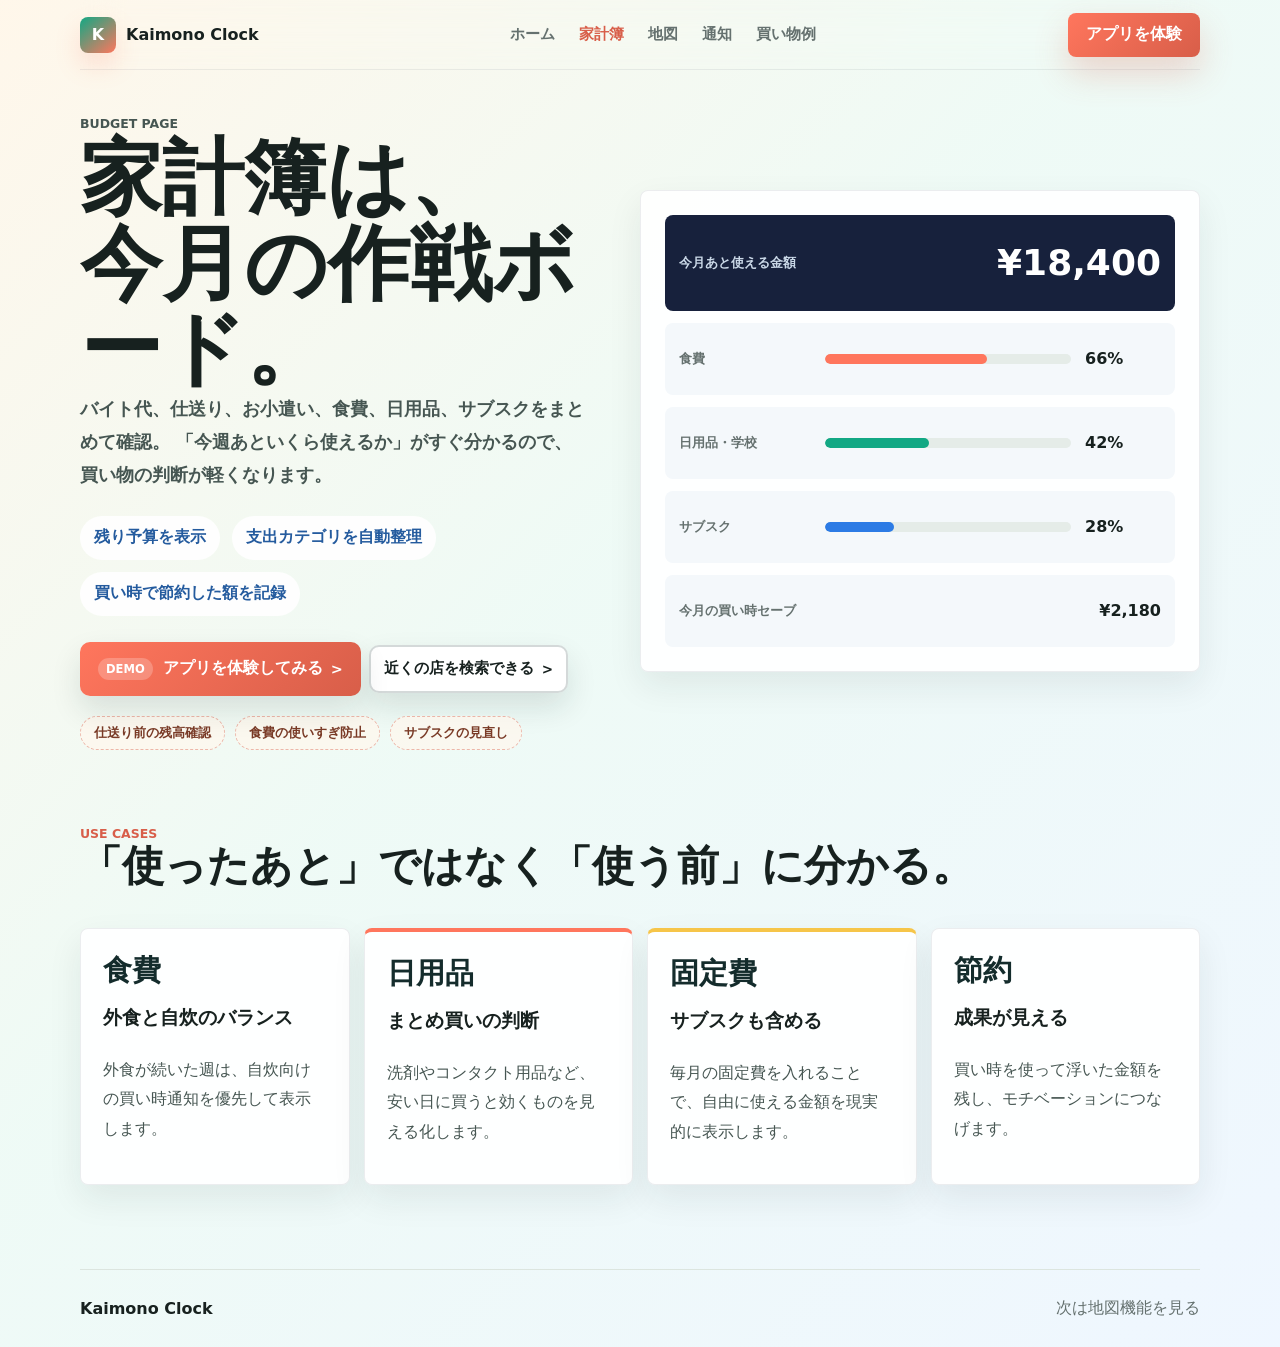
<file: budget.html>
<!doctype html>
<html lang="ja">
  <head>
    <meta charset="utf-8" />
    <meta name="viewport" content="width=device-width, initial-scale=1" />
    <title>家計簿機能 | Kaimono Clock</title>
    <meta name="description" content="学生のバイト代、仕送り、食費、日用品、サブスクをまとめて管理する家計簿機能。" />
    <link rel="stylesheet" href="./styles_ver2.css" />
  </head>
  <body>
    <header class="site-header">
      <a class="brand" href="./index_ver2.html" aria-label="Kaimono Clock トップへ">
        <span class="brand-mark">K</span>
        <span>Kaimono Clock</span>
      </a>
      <nav class="nav-links" aria-label="主要ナビゲーション">
        <a href="./index_ver2.html">ホーム</a>
        <a aria-current="page" href="./budget.html">家計簿</a>
        <a href="./map.html">地図</a>
        <a href="./alerts.html">通知</a>
        <a href="./items.html">買い物例</a>
      </nav>
      <a class="header-cta app-cta" href="./app.html">アプリを体験</a>
    </header>

    <main class="page-shell">
      <section class="split-section">
        <div>
          <p class="eyebrow">Budget page</p>
          <h1>
            <span>家計簿は、</span>
            <span>今月の作戦ボード。</span>
          </h1>
          <p class="lead">
            バイト代、仕送り、お小遣い、食費、日用品、サブスクをまとめて確認。
            「今週あといくら使えるか」がすぐ分かるので、買い物の判断が軽くなります。
          </p>
          <ul class="feature-list" aria-label="家計簿機能の特徴">
            <li>残り予算を表示</li>
            <li>支出カテゴリを自動整理</li>
            <li>買い時で節約した額を記録</li>
          </ul>
          <div class="hero-actions">
            <a class="primary-btn app-cta" href="./app.html">アプリを体験してみる</a>
            <a class="secondary-btn" href="./map.html">近くの店を検索できる</a>
          </div>
          <div class="student-context" aria-label="学生生活で使う場面">
            <span>仕送り前の残高確認</span>
            <span>食費の使いすぎ防止</span>
            <span>サブスクの見直し</span>
          </div>
        </div>

        <div class="dashboard-panel">
          <div class="dashboard-row total">
            <span>今月あと使える金額</span>
            <strong>¥18,400</strong>
          </div>
          <div class="dashboard-row">
            <span>食費</span>
            <div class="bar food"><span style="width: 66%"></span></div>
            <strong>66%</strong>
          </div>
          <div class="dashboard-row">
            <span>日用品・学校</span>
            <div class="bar life"><span style="width: 42%"></span></div>
            <strong>42%</strong>
          </div>
          <div class="dashboard-row">
            <span>サブスク</span>
            <div class="bar"><span style="width: 28%"></span></div>
            <strong>28%</strong>
          </div>
          <div class="dashboard-row saving">
            <span>今月の買い時セーブ</span>
            <strong>¥2,180</strong>
          </div>
        </div>
      </section>

      <section class="section">
        <p class="section-kicker">Use cases</p>
        <h2>「使ったあと」ではなく「使う前」に分かる。</h2>
        <div class="page-grid">
          <article class="page-card">
            <strong>食費</strong>
            <h3>外食と自炊のバランス</h3>
            <p>外食が続いた週は、自炊向けの買い時通知を優先して表示します。</p>
          </article>
          <article class="page-card">
            <strong>日用品</strong>
            <h3>まとめ買いの判断</h3>
            <p>洗剤やコンタクト用品など、安い日に買うと効くものを見える化します。</p>
          </article>
          <article class="page-card">
            <strong>固定費</strong>
            <h3>サブスクも含める</h3>
            <p>毎月の固定費を入れることで、自由に使える金額を現実的に表示します。</p>
          </article>
          <article class="page-card">
            <strong>節約</strong>
            <h3>成果が見える</h3>
            <p>買い時を使って浮いた金額を残し、モチベーションにつなげます。</p>
          </article>
        </div>
      </section>
    </main>

    <footer class="site-footer">
      <span>Kaimono Clock</span>
      <span><a href="./map.html">次は地図機能を見る</a></span>
    </footer>
  </body>
</html>
</file>
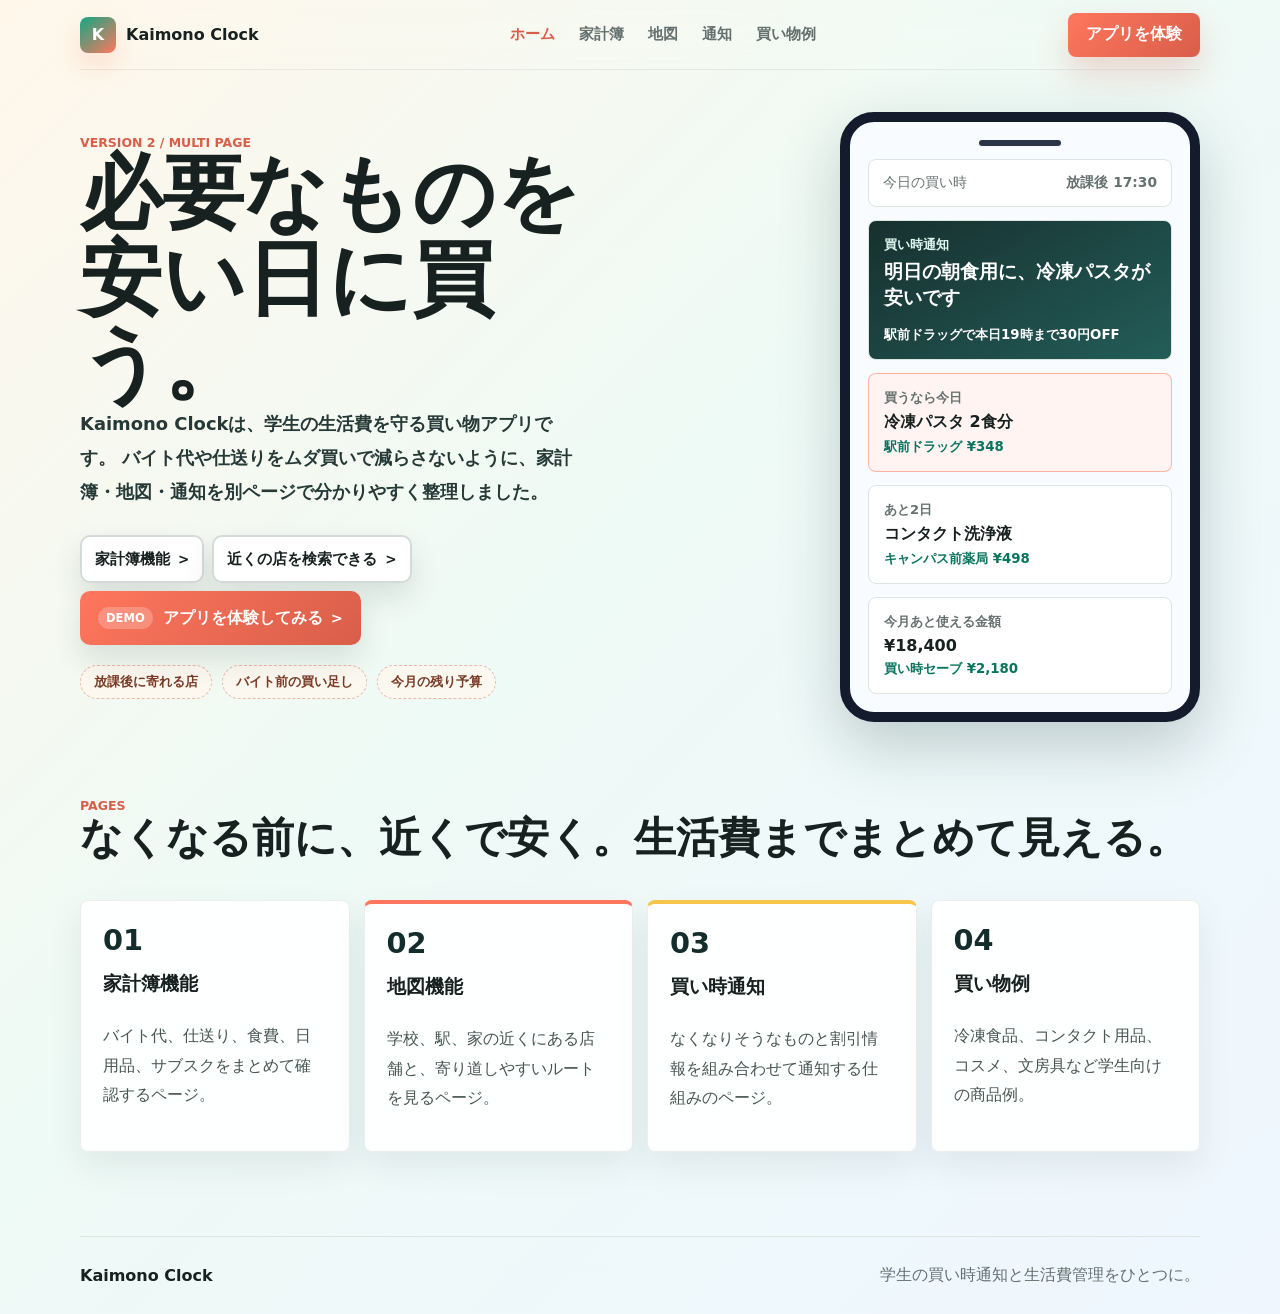
<file: index_ver2.html>
<!doctype html>
<html lang="ja">
  <head>
    <meta charset="utf-8" />
    <meta name="viewport" content="width=device-width, initial-scale=1" />
    <title>Kaimono Clock | 学生の買い時通知アプリ</title>
    <meta
      name="description"
      content="学生の生活費管理、買い時通知、地図での店舗比較を分けて見られるKaimono Clockの紹介サイト。"
    />
    <link rel="stylesheet" href="./styles_ver2.css" />
  </head>
  <body>
    <header class="site-header">
      <a class="brand" href="./index_ver2.html" aria-label="Kaimono Clock トップへ">
        <span class="brand-mark">K</span>
        <span>Kaimono Clock</span>
      </a>
      <nav class="nav-links" aria-label="主要ナビゲーション">
        <a aria-current="page" href="./index_ver2.html">ホーム</a>
        <a href="./budget.html">家計簿</a>
        <a href="./map.html">地図</a>
        <a href="./alerts.html">通知</a>
        <a href="./items.html">買い物例</a>
      </nav>
      <a class="header-cta app-cta" href="./app.html">アプリを体験</a>
    </header>

    <main class="page-shell">
      <section class="hero">
        <div>
          <p class="eyebrow">Version 2 / Multi page</p>
          <h1>
            <span>必要なものを</span>
            <span>安い日に買う。</span>
          </h1>
          <p class="lead">
            Kaimono Clockは、学生の生活費を守る買い物アプリです。
            バイト代や仕送りをムダ買いで減らさないように、家計簿・地図・通知を別ページで分かりやすく整理しました。
          </p>
          <div class="hero-actions">
            <a class="secondary-btn" href="./budget.html">家計簿機能</a>
            <a class="secondary-btn" href="./map.html">近くの店を検索できる</a>
            <a class="primary-btn app-cta" href="./app.html">アプリを体験してみる</a>
          </div>
          <div class="student-context" aria-label="学生生活で使う場面">
            <span>放課後に寄れる店</span>
            <span>バイト前の買い足し</span>
            <span>今月の残り予算</span>
          </div>
        </div>

        <div class="phone-frame" aria-label="アプリ画面イメージ">
          <div class="phone-top">
            <span>今日の買い時</span>
            <strong>放課後 17:30</strong>
          </div>
          <div class="mini-card highlight">
            <span>買い時通知</span>
            <h3>明日の朝食用に、冷凍パスタが安いです</h3>
            <small>駅前ドラッグで本日19時まで30円OFF</small>
          </div>
          <div class="mini-card active">
            <span>買うなら今日</span>
            <strong>冷凍パスタ 2食分</strong>
            <small>駅前ドラッグ ¥348</small>
          </div>
          <div class="mini-card">
            <span>あと2日</span>
            <strong>コンタクト洗浄液</strong>
            <small>キャンパス前薬局 ¥498</small>
          </div>
          <div class="mini-card">
            <span>今月あと使える金額</span>
            <strong>¥18,400</strong>
            <small>買い時セーブ ¥2,180</small>
          </div>
        </div>
      </section>

      <section class="section" aria-label="ページ一覧">
        <p class="section-kicker">Pages</p>
        <h2>なくなる前に、近くで安く。生活費までまとめて見える。</h2>
        <div class="page-grid">
          <a class="page-card" href="./budget.html">
            <strong>01</strong>
            <h3>家計簿機能</h3>
            <p>バイト代、仕送り、食費、日用品、サブスクをまとめて確認するページ。</p>
          </a>
          <a class="page-card" href="./map.html">
            <strong>02</strong>
            <h3>地図機能</h3>
            <p>学校、駅、家の近くにある店舗と、寄り道しやすいルートを見るページ。</p>
          </a>
          <a class="page-card" href="./alerts.html">
            <strong>03</strong>
            <h3>買い時通知</h3>
            <p>なくなりそうなものと割引情報を組み合わせて通知する仕組みのページ。</p>
          </a>
          <a class="page-card" href="./items.html">
            <strong>04</strong>
            <h3>買い物例</h3>
            <p>冷凍食品、コンタクト用品、コスメ、文房具など学生向けの商品例。</p>
          </a>
        </div>
      </section>
    </main>

    <footer class="site-footer">
      <span>Kaimono Clock</span>
      <span>学生の買い時通知と生活費管理をひとつに。</span>
    </footer>
  </body>
</html>
</file>
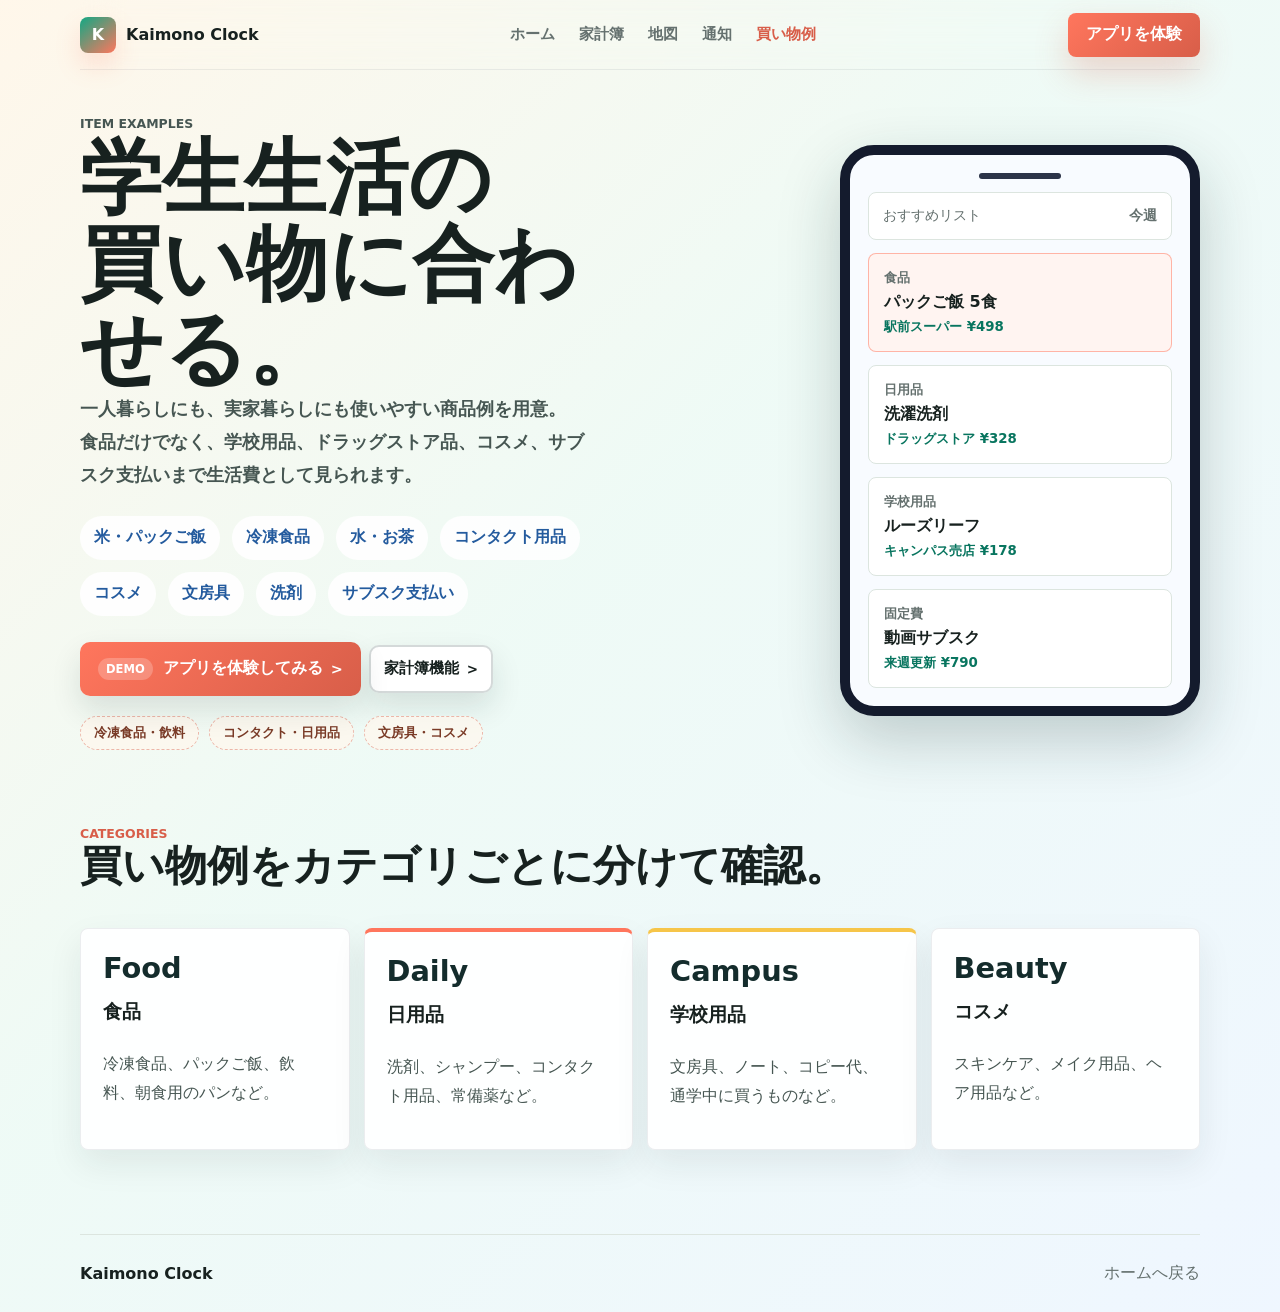
<file: items.html>
<!doctype html>
<html lang="ja">
  <head>
    <meta charset="utf-8" />
    <meta name="viewport" content="width=device-width, initial-scale=1" />
    <title>買い物例 | Kaimono Clock</title>
    <meta name="description" content="学生生活でよく買う食品、日用品、学校用品、コスメ、サブスクなどの買い物例。" />
    <link rel="stylesheet" href="./styles_ver2.css" />
  </head>
  <body>
    <header class="site-header">
      <a class="brand" href="./index_ver2.html" aria-label="Kaimono Clock トップへ">
        <span class="brand-mark">K</span>
        <span>Kaimono Clock</span>
      </a>
      <nav class="nav-links" aria-label="主要ナビゲーション">
        <a href="./index_ver2.html">ホーム</a>
        <a href="./budget.html">家計簿</a>
        <a href="./map.html">地図</a>
        <a href="./alerts.html">通知</a>
        <a aria-current="page" href="./items.html">買い物例</a>
      </nav>
      <a class="header-cta app-cta" href="./app.html">アプリを体験</a>
    </header>

    <main class="page-shell">
      <section class="split-section">
        <div>
          <p class="eyebrow">Item examples</p>
          <h1>
            <span>学生生活の</span>
            <span>買い物に合わせる。</span>
          </h1>
          <p class="lead">
            一人暮らしにも、実家暮らしにも使いやすい商品例を用意。
            食品だけでなく、学校用品、ドラッグストア品、コスメ、サブスク支払いまで生活費として見られます。
          </p>
          <ul class="feature-list" aria-label="対象商品の例">
            <li>米・パックご飯</li>
            <li>冷凍食品</li>
            <li>水・お茶</li>
            <li>コンタクト用品</li>
            <li>コスメ</li>
            <li>文房具</li>
            <li>洗剤</li>
            <li>サブスク支払い</li>
          </ul>
          <div class="hero-actions">
            <a class="primary-btn app-cta" href="./app.html">アプリを体験してみる</a>
            <a class="secondary-btn" href="./budget.html">家計簿機能</a>
          </div>
          <div class="student-context" aria-label="学生生活で使う場面">
            <span>冷凍食品・飲料</span>
            <span>コンタクト・日用品</span>
            <span>文房具・コスメ</span>
          </div>
        </div>

        <div class="phone-frame" aria-label="買い物例のアプリ画面">
          <div class="phone-top">
            <span>おすすめリスト</span>
            <strong>今週</strong>
          </div>
          <div class="mini-card active">
            <span>食品</span>
            <strong>パックご飯 5食</strong>
            <small>駅前スーパー ¥498</small>
          </div>
          <div class="mini-card">
            <span>日用品</span>
            <strong>洗濯洗剤</strong>
            <small>ドラッグストア ¥328</small>
          </div>
          <div class="mini-card">
            <span>学校用品</span>
            <strong>ルーズリーフ</strong>
            <small>キャンパス売店 ¥178</small>
          </div>
          <div class="mini-card">
            <span>固定費</span>
            <strong>動画サブスク</strong>
            <small>来週更新 ¥790</small>
          </div>
        </div>
      </section>

      <section class="section">
        <p class="section-kicker">Categories</p>
        <h2>買い物例をカテゴリごとに分けて確認。</h2>
        <div class="page-grid">
          <article class="page-card">
            <strong>Food</strong>
            <h3>食品</h3>
            <p>冷凍食品、パックご飯、飲料、朝食用のパンなど。</p>
          </article>
          <article class="page-card">
            <strong>Daily</strong>
            <h3>日用品</h3>
            <p>洗剤、シャンプー、コンタクト用品、常備薬など。</p>
          </article>
          <article class="page-card">
            <strong>Campus</strong>
            <h3>学校用品</h3>
            <p>文房具、ノート、コピー代、通学中に買うものなど。</p>
          </article>
          <article class="page-card">
            <strong>Beauty</strong>
            <h3>コスメ</h3>
            <p>スキンケア、メイク用品、ヘア用品など。</p>
          </article>
        </div>
      </section>
    </main>

    <footer class="site-footer">
      <span>Kaimono Clock</span>
      <span><a href="./index_ver2.html">ホームへ戻る</a></span>
    </footer>
  </body>
</html>
</file>
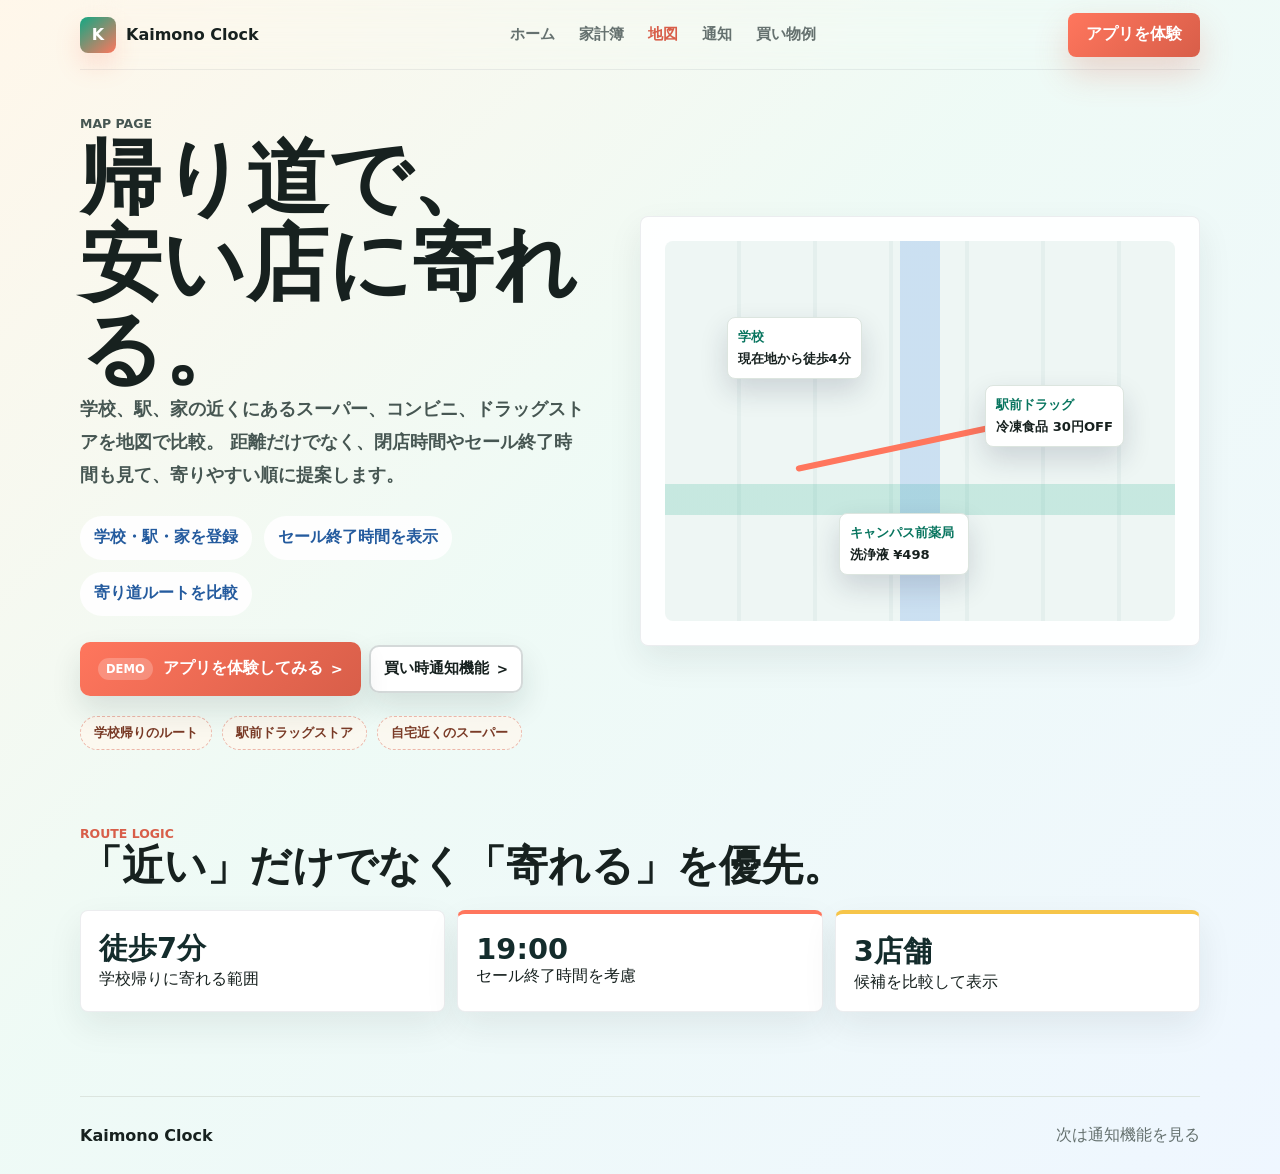
<file: map.html>
<!doctype html>
<html lang="ja">
  <head>
    <meta charset="utf-8" />
    <meta name="viewport" content="width=device-width, initial-scale=1" />
    <title>地図機能 | Kaimono Clock</title>
    <meta name="description" content="学校、駅、家の近くのお店を地図で比較し、寄り道しやすい買い物ルートを見つける機能。" />
    <link rel="stylesheet" href="./styles_ver2.css" />
  </head>
  <body>
    <header class="site-header">
      <a class="brand" href="./index_ver2.html" aria-label="Kaimono Clock トップへ">
        <span class="brand-mark">K</span>
        <span>Kaimono Clock</span>
      </a>
      <nav class="nav-links" aria-label="主要ナビゲーション">
        <a href="./index_ver2.html">ホーム</a>
        <a href="./budget.html">家計簿</a>
        <a aria-current="page" href="./map.html">地図</a>
        <a href="./alerts.html">通知</a>
        <a href="./items.html">買い物例</a>
      </nav>
      <a class="header-cta app-cta" href="./app.html">アプリを体験</a>
    </header>

    <main class="page-shell">
      <section class="split-section">
        <div>
          <p class="eyebrow">Map page</p>
          <h1>
            <span>帰り道で、</span>
            <span>安い店に寄れる。</span>
          </h1>
          <p class="lead">
            学校、駅、家の近くにあるスーパー、コンビニ、ドラッグストアを地図で比較。
            距離だけでなく、閉店時間やセール終了時間も見て、寄りやすい順に提案します。
          </p>
          <ul class="feature-list" aria-label="地図機能の特徴">
            <li>学校・駅・家を登録</li>
            <li>セール終了時間を表示</li>
            <li>寄り道ルートを比較</li>
          </ul>
          <div class="hero-actions">
            <a class="primary-btn app-cta" href="./app.html">アプリを体験してみる</a>
            <a class="secondary-btn" href="./alerts.html">買い時通知機能</a>
          </div>
          <div class="student-context" aria-label="学生生活で使う場面">
            <span>学校帰りのルート</span>
            <span>駅前ドラッグストア</span>
            <span>自宅近くのスーパー</span>
          </div>
        </div>

        <div class="map-panel">
          <div class="map-canvas" aria-label="地図機能のイメージ">
            <div class="route-line"></div>
            <div class="map-pin one">
              <strong>学校</strong>
              <span>現在地から徒歩4分</span>
            </div>
            <div class="map-pin two">
              <strong>駅前ドラッグ</strong>
              <span>冷凍食品 30円OFF</span>
            </div>
            <div class="map-pin three">
              <strong>キャンパス前薬局</strong>
              <span>洗浄液 ¥498</span>
            </div>
          </div>
        </div>
      </section>

      <section class="section">
        <p class="section-kicker">Route logic</p>
        <h2>「近い」だけでなく「寄れる」を優先。</h2>
        <div class="stat-grid">
          <div class="stat">
            <strong>徒歩7分</strong>
            <span>学校帰りに寄れる範囲</span>
          </div>
          <div class="stat">
            <strong>19:00</strong>
            <span>セール終了時間を考慮</span>
          </div>
          <div class="stat">
            <strong>3店舗</strong>
            <span>候補を比較して表示</span>
          </div>
        </div>
      </section>
    </main>

    <footer class="site-footer">
      <span>Kaimono Clock</span>
      <span><a href="./alerts.html">次は通知機能を見る</a></span>
    </footer>
  </body>
</html>
</file>
<file: styles_ver2.css>
:root {
  color-scheme: light;
  --ink: #17211f;
  --muted: #65716f;
  --paper: #f8fbf7;
  --surface: #ffffff;
  --line: #dce5df;
  --mint: #12a884;
  --mint-dark: #08755f;
  --sky: #2c7be5;
  --coral: #ff765d;
  --lemon: #f6c549;
  --navy: #17213c;
  --soft-mint: #e5f8f2;
  --soft-sky: #eaf3ff;
  --shadow: 0 20px 56px rgba(23, 33, 60, 0.14);
  font-family: "Segoe UI", "Noto Sans JP", system-ui, sans-serif;
}

* {
  box-sizing: border-box;
}

html {
  scroll-behavior: smooth;
}

body {
  margin: 0;
  color: var(--ink);
  background:
    linear-gradient(180deg, rgba(248, 251, 247, 0.88), rgba(248, 251, 247, 0.98)),
    url("https://images.unsplash.com/photo-1524995997946-a1c2e315a42f?auto=format&fit=crop&w=2000&q=78") center / cover fixed;
  overflow-x: hidden;
}

a {
  color: inherit;
  text-decoration: none;
}

button,
input {
  font: inherit;
}

.site-header,
.page-shell,
.site-footer {
  width: min(1120px, calc(100% - 28px));
  margin: 0 auto;
}

.site-header {
  position: sticky;
  top: 0;
  z-index: 10;
  min-height: 70px;
  display: flex;
  align-items: center;
  justify-content: space-between;
  gap: 18px;
  backdrop-filter: blur(18px);
}

.brand,
.nav-links,
.hero-actions,
.site-footer,
.feature-list,
.stat-grid {
  display: flex;
  align-items: center;
}

.brand {
  gap: 10px;
  font-weight: 900;
}

.brand-mark {
  width: 36px;
  height: 36px;
  display: grid;
  place-items: center;
  border-radius: 8px;
  color: #fff;
  background: linear-gradient(140deg, var(--mint), var(--sky));
  box-shadow: 0 12px 26px rgba(22, 169, 133, 0.26);
}

.nav-links {
  gap: 24px;
  color: var(--muted);
  font-size: 0.94rem;
  font-weight: 800;
}

.nav-links a[aria-current="page"] {
  color: var(--mint-dark);
}

.header-cta,
.primary-btn,
.secondary-btn {
  min-height: 44px;
  display: inline-flex;
  align-items: center;
  justify-content: center;
  border-radius: 8px;
  font-weight: 900;
  white-space: nowrap;
}

.header-cta,
.secondary-btn {
  border: 1px solid var(--line);
  background: rgba(255, 255, 255, 0.84);
  padding: 0 16px;
}

.primary-btn {
  border: 0;
  color: #fff;
  background: var(--mint-dark);
  padding: 0 20px;
  box-shadow: 0 14px 30px rgba(8, 117, 95, 0.24);
  cursor: pointer;
}

.page-shell {
  padding: 42px 0 84px;
}

.hero,
.split-section {
  display: grid;
  grid-template-columns: minmax(0, 0.95fr) minmax(360px, 1.05fr);
  gap: 54px;
  align-items: center;
}

.eyebrow,
.section-kicker {
  margin: 0;
  color: var(--mint-dark);
  font-size: 0.78rem;
  font-weight: 900;
  letter-spacing: 0;
  text-transform: uppercase;
}

h1,
h2,
h3,
p {
  margin-top: 0;
}

h1 {
  margin-bottom: 0;
  font-size: 4.05rem;
  line-height: 1.05;
  letter-spacing: 0;
}

h1 span {
  display: block;
}

h2 {
  margin-bottom: 14px;
  font-size: 2.6rem;
  line-height: 1.18;
  letter-spacing: 0;
}

h3 {
  margin-bottom: 10px;
  font-size: 1.18rem;
  letter-spacing: 0;
}

.lead {
  max-width: 620px;
  margin-bottom: 0;
  color: #34433f;
  font-size: 1.12rem;
  line-height: 1.9;
}

.hero-actions {
  gap: 8px;
  flex-wrap: wrap;
  margin-top: 26px;
}

.phone-frame,
.panel,
.page-card,
.map-panel,
.dashboard-panel {
  border: 1px solid var(--line);
  border-radius: 8px;
  background: rgba(255, 255, 255, 0.92);
  box-shadow: var(--shadow);
}

.phone-frame {
  width: min(360px, 84vw);
  min-height: 536px;
  margin-left: auto;
  padding: 18px;
  border: 10px solid #141b2d;
  border-radius: 34px;
  background: #f8fbff;
  display: grid;
  gap: 13px;
  align-content: start;
}

.phone-frame::before {
  content: "";
  width: 82px;
  height: 6px;
  border-radius: 999px;
  background: #2c3448;
  justify-self: center;
}

.phone-top,
.mini-card {
  border: 1px solid var(--line);
  border-radius: 8px;
  background: var(--surface);
}

.phone-top {
  padding: 14px;
  display: flex;
  justify-content: space-between;
  color: var(--muted);
  font-size: 0.86rem;
}

.mini-card {
  padding: 15px;
  display: grid;
  gap: 5px;
}

.mini-card.active {
  border-color: rgba(255, 118, 93, 0.52);
  background: #fff4f1;
}

.mini-card.highlight {
  color: #fff;
  background: linear-gradient(140deg, var(--mint-dark), var(--sky));
}

.mini-card span {
  color: var(--muted);
  font-size: 0.82rem;
  font-weight: 850;
}

.mini-card.highlight span {
  color: #dff8ef;
}

.mini-card small {
  color: var(--mint-dark);
  font-weight: 900;
}

.mini-card.highlight small {
  color: #fff;
}

.page-grid {
  display: grid;
  grid-template-columns: repeat(4, minmax(0, 1fr));
  gap: 14px;
  margin-top: 38px;
}

.page-card {
  min-height: 220px;
  padding: 22px;
  display: grid;
  align-content: start;
  gap: 14px;
  transition: transform 0.16s ease, box-shadow 0.16s ease;
}

.page-card:hover {
  transform: translateY(-2px);
  box-shadow: 0 24px 60px rgba(23, 33, 60, 0.17);
}

.page-card strong {
  color: var(--mint-dark);
  font-size: 1.8rem;
}

.page-card p,
.panel p,
.split-section p {
  color: #465652;
  line-height: 1.85;
}

.section {
  padding: 76px 0 0;
}

.feature-list {
  align-items: stretch;
  gap: 12px;
  flex-wrap: wrap;
  padding: 0;
  margin: 24px 0 0;
}

.feature-list li {
  list-style: none;
  min-height: 44px;
  display: inline-flex;
  align-items: center;
  padding: 0 14px;
  border-radius: 999px;
  background: var(--soft-sky);
  color: #245b9e;
  font-weight: 850;
}

.panel,
.dashboard-panel,
.map-panel {
  padding: 24px;
}

.dashboard-row {
  min-height: 72px;
  display: grid;
  grid-template-columns: 132px 1fr 76px;
  gap: 14px;
  align-items: center;
  padding: 0 14px;
  border-radius: 8px;
  background: #f4f8fb;
}

.dashboard-row + .dashboard-row {
  margin-top: 12px;
}

.dashboard-row.total,
.dashboard-row.saving {
  grid-template-columns: 1fr auto;
}

.dashboard-row.total {
  min-height: 96px;
  color: #fff;
  background: var(--navy);
}

.dashboard-row span {
  color: var(--muted);
  font-size: 0.84rem;
  font-weight: 850;
}

.dashboard-row.total span {
  color: #cbd9e8;
}

.dashboard-row.total strong {
  font-size: 2.25rem;
}

.bar {
  height: 10px;
  overflow: hidden;
  border-radius: 999px;
  background: #e5ece8;
}

.bar span {
  display: block;
  height: 100%;
  border-radius: inherit;
  background: var(--sky);
}

.bar.food span {
  background: var(--coral);
}

.bar.life span {
  background: var(--mint);
}

.map-canvas {
  min-height: 380px;
  position: relative;
  overflow: hidden;
  border-radius: 8px;
  background:
    linear-gradient(90deg, transparent 0 46%, rgba(44, 123, 229, 0.18) 46% 54%, transparent 54%),
    linear-gradient(0deg, transparent 0 28%, rgba(18, 168, 132, 0.18) 28% 36%, transparent 36%),
    repeating-linear-gradient(90deg, #eef6f4 0 72px, #e4efed 72px 76px),
    repeating-linear-gradient(0deg, transparent 0 72px, rgba(23, 33, 60, 0.08) 72px 76px);
}

.map-pin {
  position: absolute;
  display: grid;
  gap: 4px;
  min-width: 130px;
  padding: 10px;
  border: 1px solid var(--line);
  border-radius: 8px;
  background: #fff;
  box-shadow: 0 12px 28px rgba(23, 33, 60, 0.16);
  font-size: 0.82rem;
  font-weight: 850;
}

.map-pin strong {
  color: var(--mint-dark);
}

.map-pin.one {
  left: 12%;
  top: 20%;
}

.map-pin.two {
  right: 10%;
  top: 38%;
}

.map-pin.three {
  left: 34%;
  bottom: 12%;
}

.route-line {
  position: absolute;
  left: 25%;
  right: 22%;
  top: 52%;
  height: 6px;
  border-radius: 999px;
  background: var(--coral);
  transform: rotate(-12deg);
}

.stat-grid {
  align-items: stretch;
  gap: 12px;
  margin-top: 20px;
}

.stat {
  flex: 1;
  min-width: 160px;
  padding: 18px;
  border: 1px solid var(--line);
  border-radius: 8px;
  background: #fff;
}

.stat strong {
  display: block;
  color: var(--mint-dark);
  font-size: 1.8rem;
}

.alert-list {
  display: grid;
  gap: 12px;
}

.alert-item {
  padding: 16px;
  border-radius: 8px;
  background: #f4f8fb;
  border-left: 4px solid var(--mint);
}

.alert-item.urgent {
  border-left-color: var(--coral);
  background: #fff4f1;
}

.site-footer {
  min-height: 78px;
  justify-content: space-between;
  gap: 20px;
  color: var(--muted);
  border-top: 1px solid var(--line);
}

.site-footer span:first-child {
  color: var(--ink);
  font-weight: 900;
}

@media (max-width: 940px) {
  .nav-links {
    display: none;
  }

  .hero,
  .split-section {
    grid-template-columns: 1fr;
  }

  h1 {
    font-size: 3.9rem;
  }

  h2 {
    font-size: 2.3rem;
  }

  .phone-frame {
    margin-left: 0;
  }

  .page-grid {
    grid-template-columns: repeat(2, minmax(0, 1fr));
  }
}

@media (max-width: 640px) {
  .site-header,
  .page-shell,
  .site-footer {
    width: auto;
    margin-left: 11px;
    margin-right: 11px;
  }

  .brand span:last-child,
  .header-cta {
    display: none;
  }

  .page-shell {
    padding-top: 28px;
  }

  h1 {
    font-size: 2.35rem;
    line-height: 1.12;
  }

  h2 {
    font-size: 1.95rem;
  }

  .lead {
    max-width: 334px;
    font-size: 1.02rem;
  }

  .hero-actions,
  .stat-grid,
  .site-footer {
    align-items: stretch;
    flex-direction: column;
  }

  .hero-actions > * {
    width: 100%;
  }

  .page-grid {
    grid-template-columns: 1fr;
  }

  .dashboard-row {
    grid-template-columns: 1fr;
    gap: 8px;
    padding: 14px;
  }

  .map-canvas {
    min-height: 460px;
  }

  .map-pin {
    min-width: 118px;
  }
}

body {
  background:
    linear-gradient(135deg, rgba(255, 246, 232, 0.9) 0%, rgba(237, 250, 245, 0.92) 44%, rgba(238, 246, 255, 0.94) 100%),
    url("https://images.unsplash.com/photo-1517245386807-bb43f82c33c4?auto=format&fit=crop&w=2200&q=78") center / cover fixed;
}

.site-header {
  border-bottom: 1px solid rgba(23, 33, 60, 0.07);
}

.brand-mark {
  background: linear-gradient(140deg, var(--mint), var(--coral));
  box-shadow: 0 12px 26px rgba(255, 118, 93, 0.2);
}

.nav-links a[aria-current="page"],
.eyebrow,
.section-kicker {
  color: #d85e49;
}

.primary-btn {
  background: #142c2c;
  box-shadow: 0 14px 30px rgba(20, 44, 44, 0.18);
}

.primary-btn:hover {
  background: #0f2424;
}

.header-cta,
.secondary-btn {
  background: rgba(255, 255, 255, 0.92);
}

.hero-actions .primary-btn,
.hero-actions .secondary-btn {
  min-height: 48px;
  border-radius: 10px;
  padding: 0 13px;
  font-size: 0.94rem;
  box-shadow: 0 14px 30px rgba(20, 44, 44, 0.12);
}

.hero-actions .secondary-btn {
  border: 2px solid rgba(20, 44, 44, 0.18);
  background: rgba(255, 255, 255, 0.96);
}

.hero-actions .primary-btn::after,
.hero-actions .secondary-btn::after {
  content: ">";
  margin-left: 8px;
  font-size: 0.9em;
  font-weight: 900;
}

.app-cta {
  position: relative;
  color: #fff;
  border-color: transparent;
  background: linear-gradient(135deg, #ff765d, #d85e49);
  box-shadow: 0 16px 34px rgba(216, 94, 73, 0.24);
}

.header-cta.app-cta {
  border: 0;
  padding: 0 18px;
}

.hero-actions .app-cta {
  min-height: 54px;
  padding: 0 18px;
  font-size: 1rem;
}

.hero-actions .app-cta::before {
  content: "DEMO";
  min-height: 22px;
  display: inline-flex;
  align-items: center;
  border-radius: 999px;
  background: rgba(255, 255, 255, 0.22);
  padding: 0 8px;
  margin-right: 10px;
  font-size: 0.72rem;
  font-weight: 900;
}

.hero-actions .app-cta::after {
  content: ">";
}

h1 {
  max-width: 760px;
  font-size: clamp(3.2rem, 7vw, 5.1rem);
}

.lead {
  color: #263936;
  font-weight: 700;
}

.phone-frame {
  box-shadow: 0 24px 62px rgba(20, 44, 44, 0.22);
}

.mini-card.highlight {
  background: linear-gradient(150deg, #17302f, #235d58);
}

.mini-card.active {
  border-color: rgba(255, 118, 93, 0.5);
}

.page-card,
.panel,
.map-panel,
.dashboard-panel,
.stat {
  border-color: rgba(23, 33, 60, 0.08);
  box-shadow: 0 14px 34px rgba(20, 44, 44, 0.08);
}

.page-card:nth-child(2),
.panel:nth-child(2),
.stat:nth-child(2) {
  border-top: 4px solid var(--coral);
}

.page-card:nth-child(3),
.panel:nth-child(3),
.stat:nth-child(3) {
  border-top: 4px solid var(--lemon);
}

.page-card strong,
.stat strong {
  color: #142c2c;
}

.feature-list li,
.alert-item {
  background: rgba(255, 255, 255, 0.9);
}

.alert-item {
  border-left-color: var(--mint);
}

.alert-item.urgent {
  border-left-color: var(--coral);
}

.student-context {
  display: flex;
  flex-wrap: wrap;
  gap: 10px;
  margin-top: 20px;
}

.student-context span {
  min-height: 34px;
  display: inline-flex;
  align-items: center;
  justify-content: center;
  border: 1px dashed rgba(216, 94, 73, 0.42);
  border-radius: 999px;
  background: rgba(255, 247, 237, 0.72);
  color: #7a3b27;
  padding: 0 13px;
  font-size: 0.82rem;
  font-weight: 900;
  text-align: center;
}

@media (max-width: 640px) {
  h1 {
    font-size: 2.7rem;
  }

  .student-context {
    display: grid;
    grid-template-columns: repeat(2, minmax(0, 1fr));
  }

  .student-context span {
    border-radius: 10px;
  }
}
</file>
